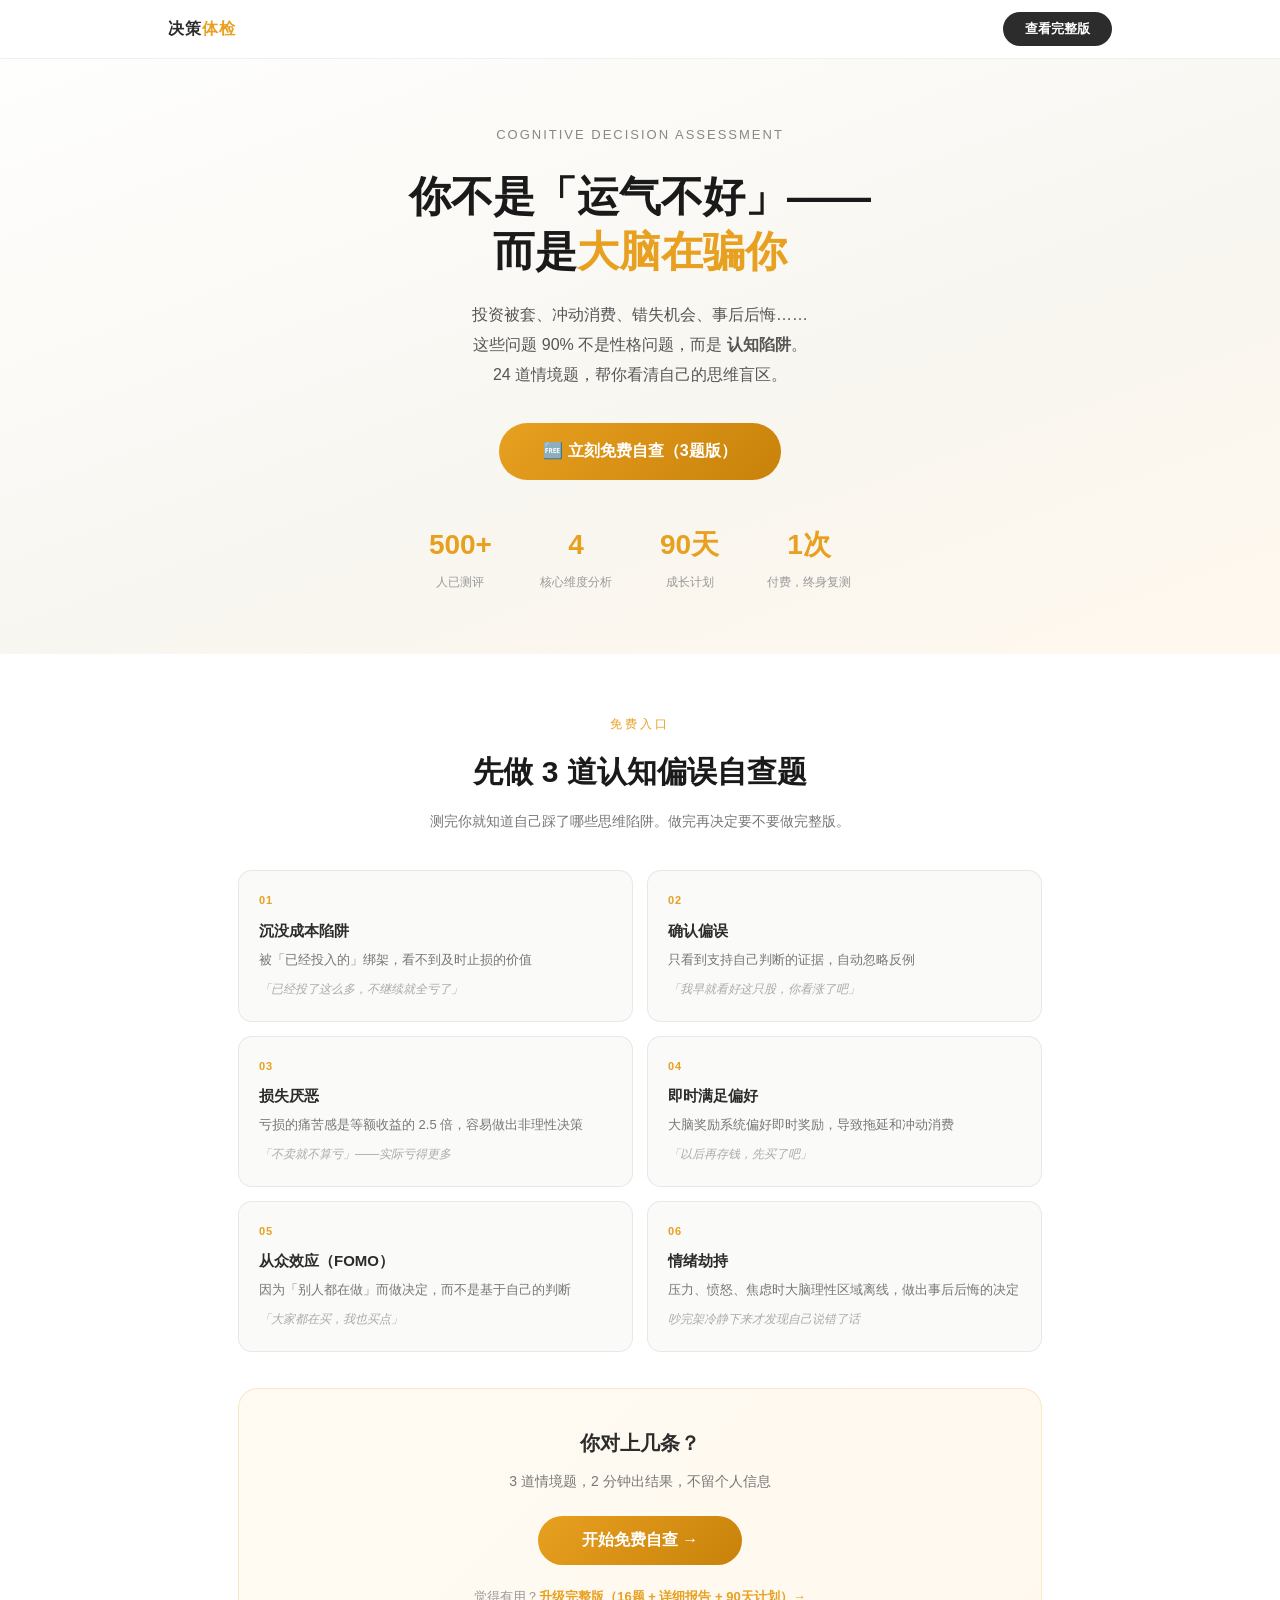
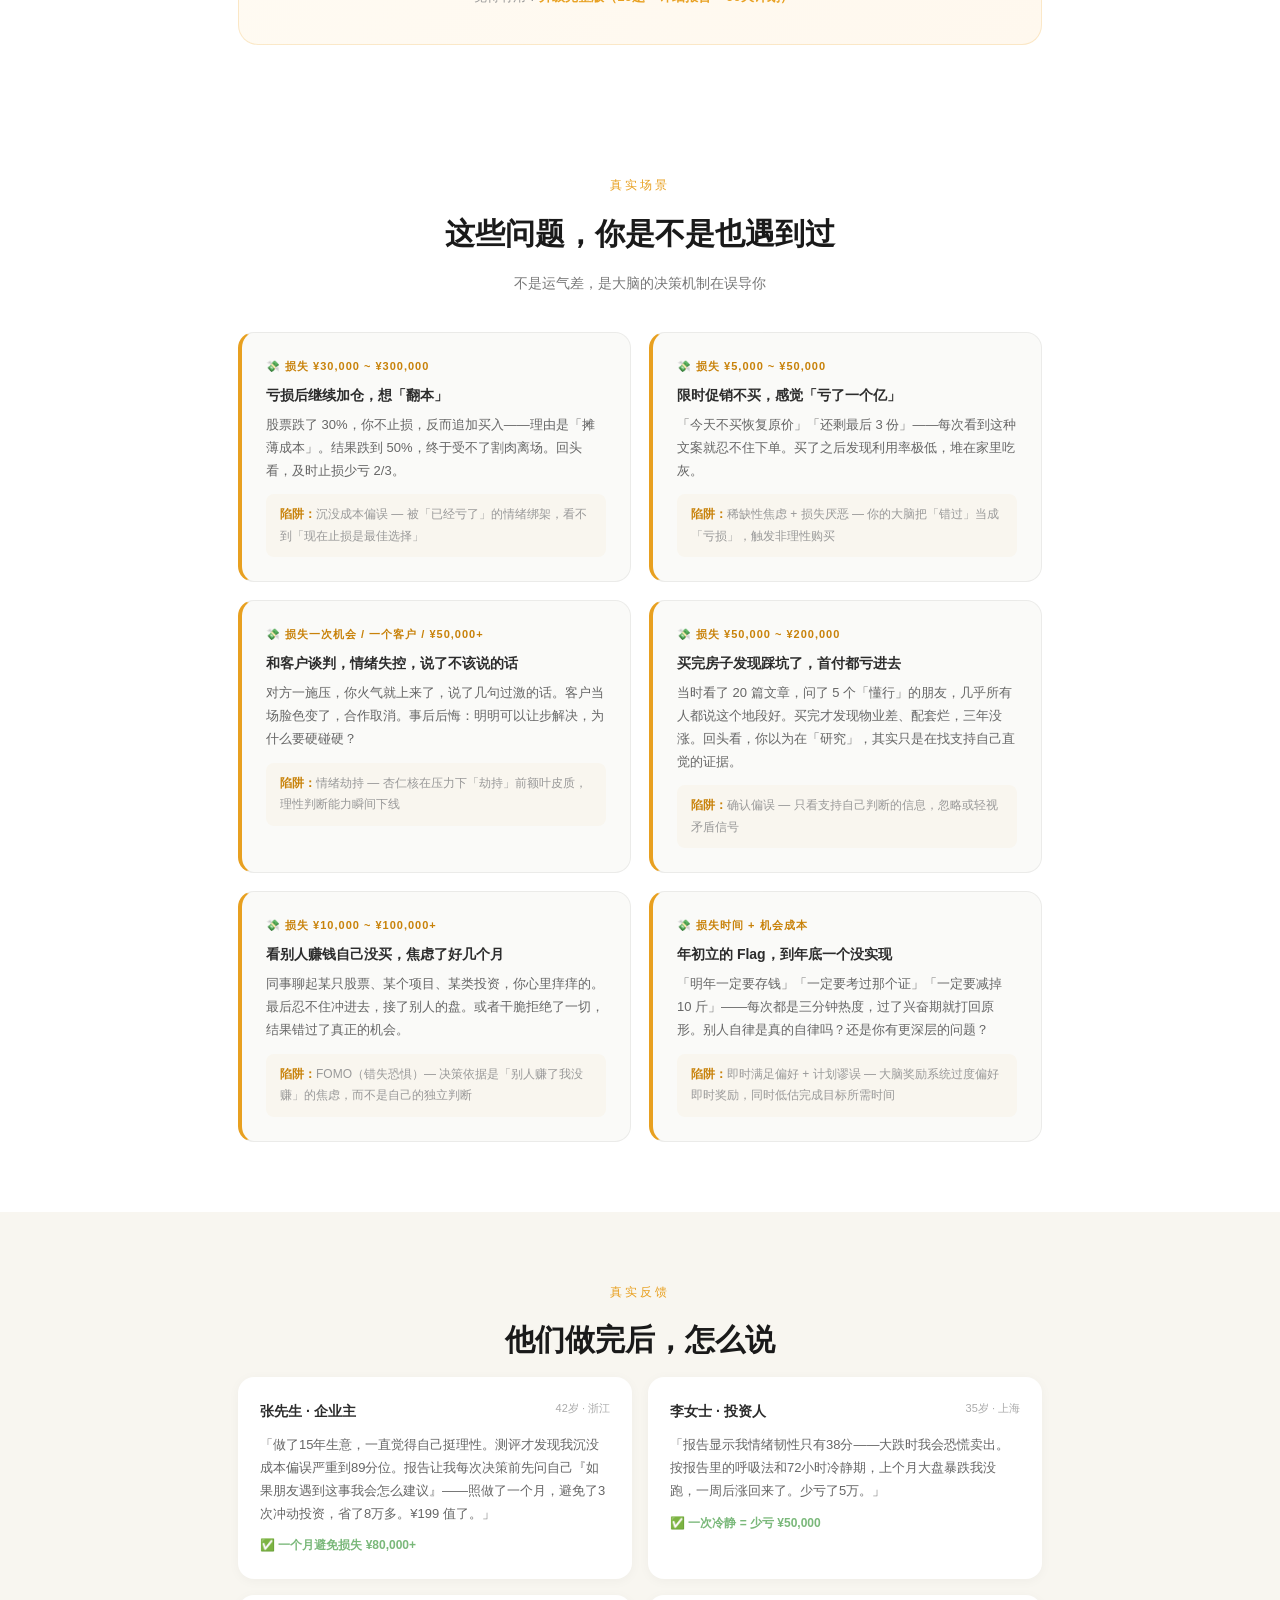
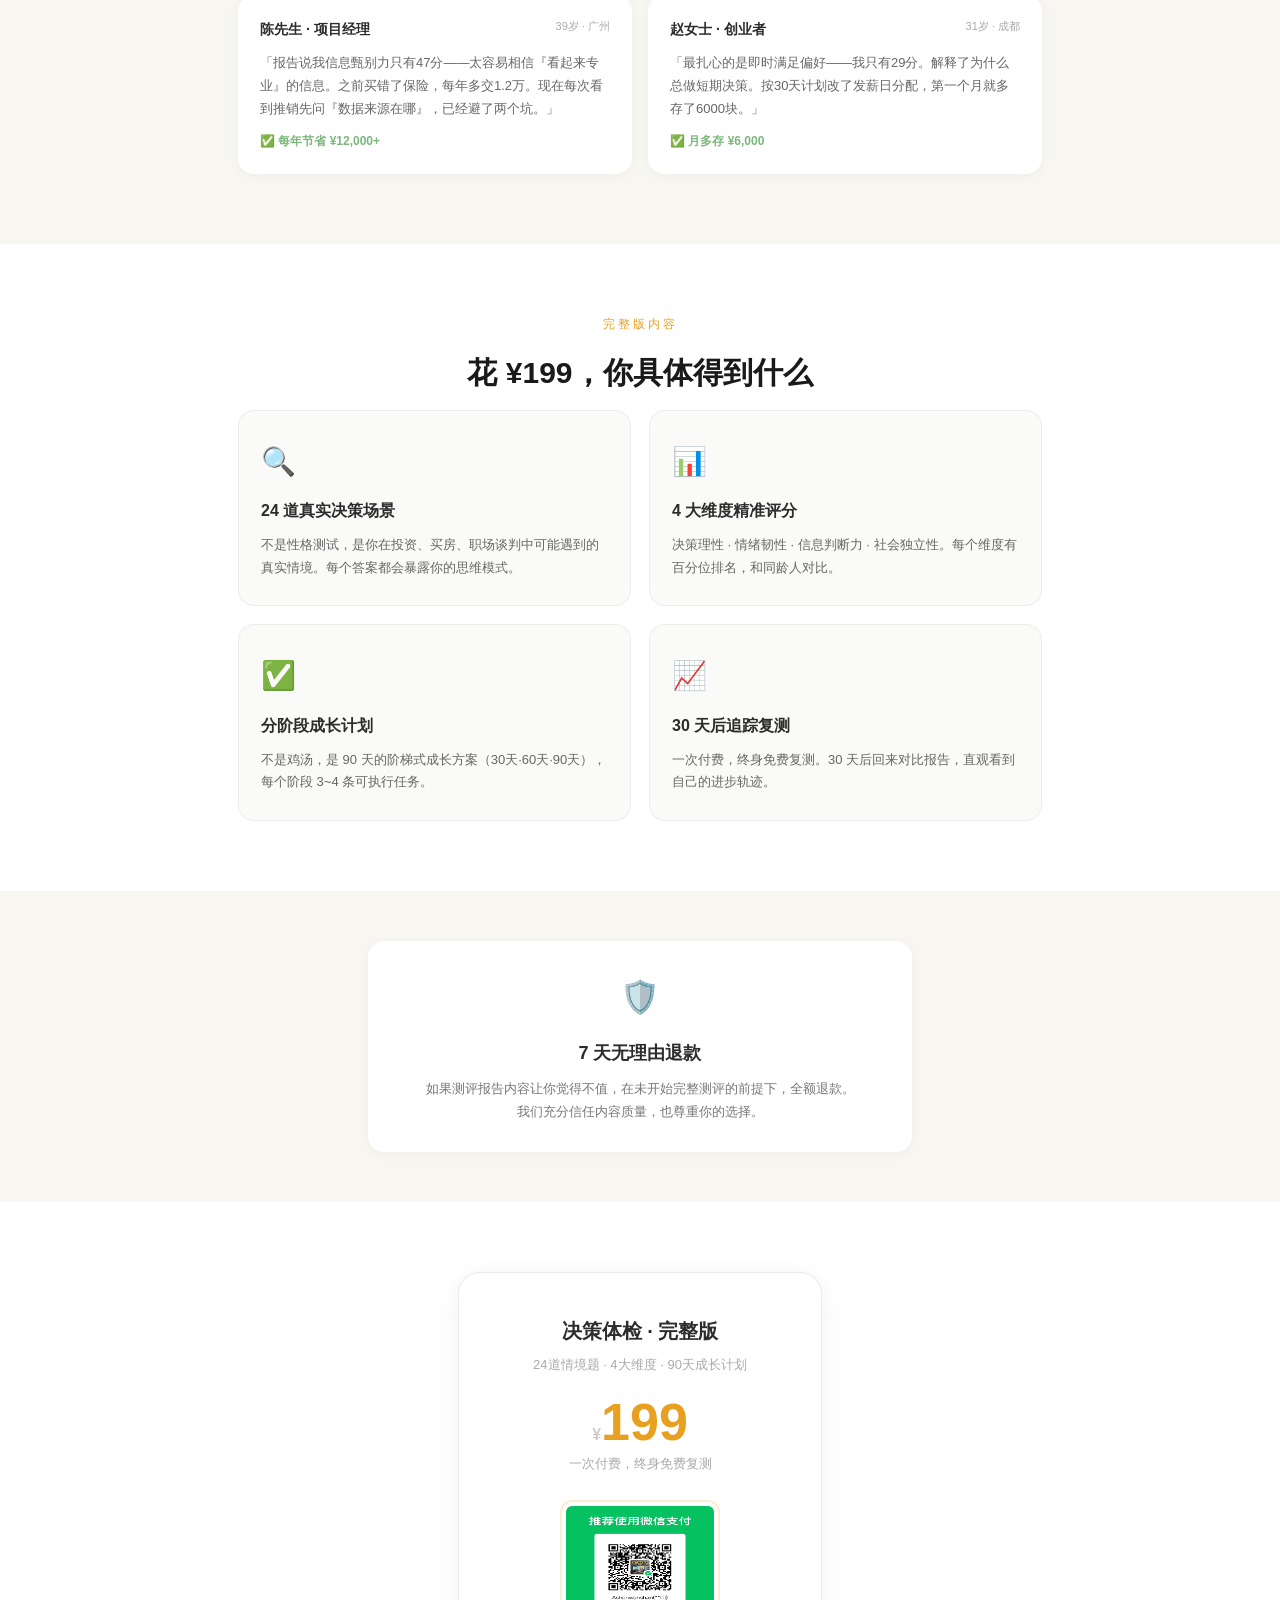
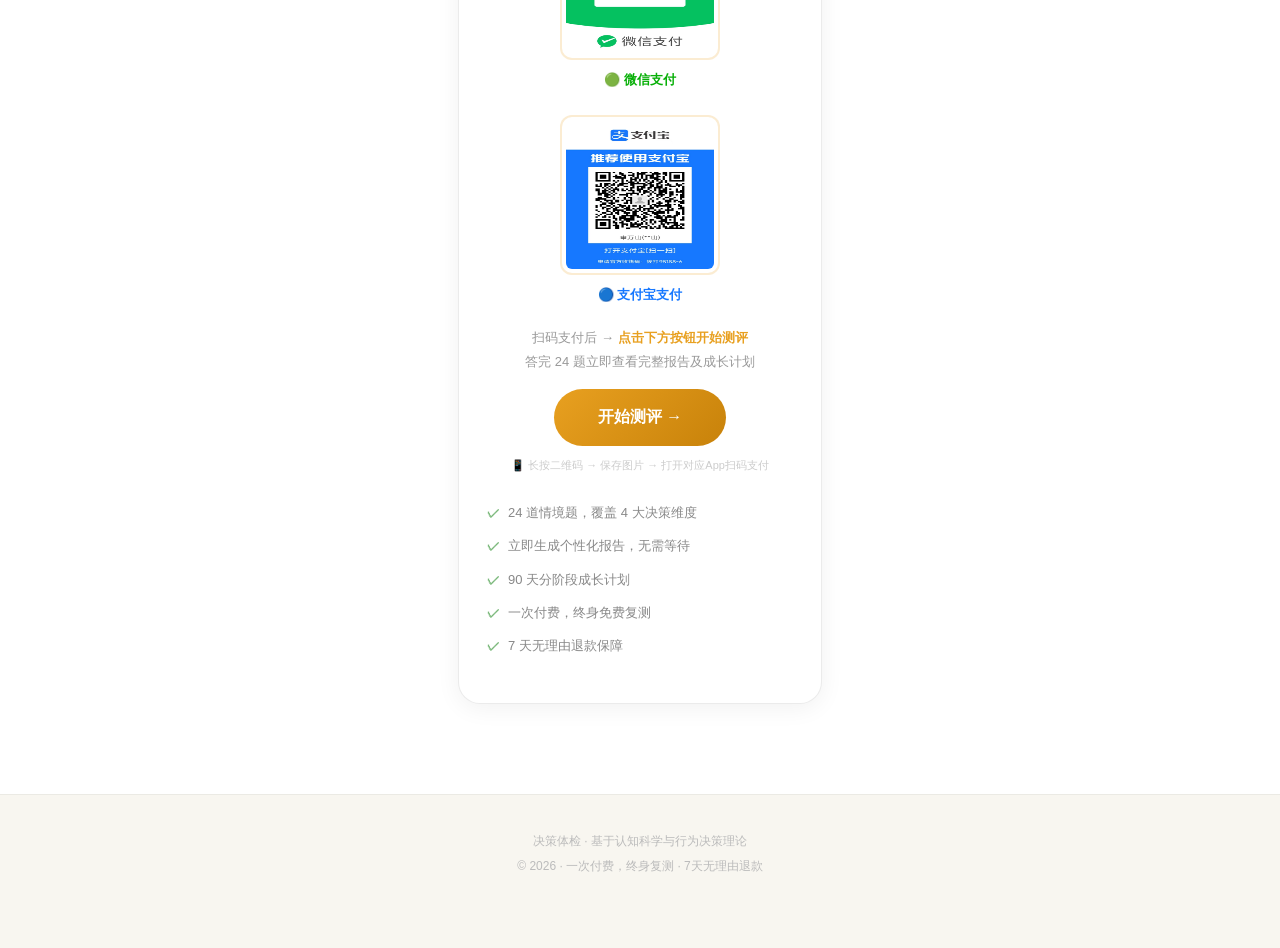
<file: index.html>
<!DOCTYPE html>
<html lang="zh-CN">
<head>
  <meta charset="UTF-8">
  <meta name="viewport" content="width=device-width, initial-scale=1.0">
  <title>决策体检 · 看清你大脑里的思维陷阱</title>
  <style>
    * { margin: 0; padding: 0; box-sizing: border-box; }
    body {
      font-family: -apple-system, "PingFang SC", "Microsoft YaHei", sans-serif;
      background: #f8f6f0;
      color: #2c2c2c;
      line-height: 1.8;
      overflow-x: hidden;
    }
    ::selection { background: #e8a020; color: #fff; }

    a { text-decoration: none; }

    /* ── Nav ── */
    nav {
      position: fixed; top: 0; left: 0; right: 0; z-index: 100;
      background: rgba(255,255,255,0.95);
      backdrop-filter: blur(12px);
      border-bottom: 1px solid rgba(0,0,0,0.06);
      padding: 12px 0;
    }
    nav .container { display: flex; justify-content: space-between; align-items: center; max-width: 1000px; margin: 0 auto; padding: 0 28px; }
    .logo { font-size: 16px; font-weight: 700; color: #2c2c2c; letter-spacing: 1px; }
    .logo .logo-accent { color: #e8a020; }
    .nav-cta {
      background: #2c2c2c; color: #fff; border: none;
      padding: 8px 22px; border-radius: 25px;
      font-size: 13px; font-weight: 600; cursor: pointer;
    }
    .nav-cta:hover { background: #e8a020; }

    /* ── Hero ── */
    .hero {
      padding: 120px 0 60px;
      background: linear-gradient(160deg, #fff 0%, #f8f6f0 60%, #fff8ee 100%);
    }
    .hero .container { max-width: 860px; margin: 0 auto; padding: 0 28px; text-align: center; }
    .hero-eyebrow {
      display: inline-block;
      font-size: 13px; color: #888; letter-spacing: 2px;
      margin-bottom: 24px;
    }
    .hero h1 {
      font-size: clamp(26px, 5vw, 42px);
      font-weight: 800; line-height: 1.3;
      color: #1a1a1a;
      margin-bottom: 20px;
    }
    .hero h1 .hl { color: #e8a020; }
    .hero h1 .hl-dark { color: #c8820a; }
    .hero .sub {
      font-size: 16px; color: #555;
      max-width: 560px; margin: 0 auto 32px;
      line-height: 1.9;
    }

    .hero-stats {
      display: flex; justify-content: center; gap: 48px;
      margin-top: 40px; flex-wrap: wrap;
    }
    .hs-item { text-align: center; }
    .hs-item .num { font-size: 28px; font-weight: 800; color: #e8a020; }
    .hs-item .lbl { font-size: 12px; color: #999; margin-top: 2px; }

    /* ── Free Self-Test Section ── */
    .free-section {
      padding: 60px 0;
      background: #fff;
    }
    .free-section .container { max-width: 860px; margin: 0 auto; padding: 0 28px; }
    .section-eyebrow {
      text-align: center; font-size: 12px;
      color: #e8a020; letter-spacing: 3px;
      text-transform: uppercase; margin-bottom: 10px;
    }
    .section-title {
      text-align: center;
      font-size: clamp(22px, 3.5vw, 30px);
      font-weight: 700; color: #1a1a1a;
      margin-bottom: 10px;
    }
    .section-sub {
      text-align: center; font-size: 14px;
      color: #777; margin-bottom: 36px;
    }

    .bias-grid {
      display: grid;
      grid-template-columns: 1fr 1fr;
      gap: 14px;
      margin-bottom: 36px;
    }
    @media(max-width:600px){ .bias-grid{grid-template-columns:1fr;} }
    .bias-card {
      background: #fafaf8;
      border: 1px solid rgba(0,0,0,0.07);
      border-radius: 14px; padding: 20px;
      transition: all .25s; cursor: pointer;
      position: relative;
    }
    .bias-card:hover {
      border-color: rgba(232,160,32,0.3);
      background: #fffbf3;
      transform: translateY(-2px);
      box-shadow: 0 4px 20px rgba(0,0,0,0.06);
    }
    .bias-card .b-num {
      font-size: 11px; color: #e8a020;
      font-weight: 700; letter-spacing: 1px; margin-bottom: 6px;
    }
    .bias-card .b-title { font-size: 15px; font-weight: 700; color: #2c2c2c; margin-bottom: 6px; }
    .bias-card .b-desc { font-size: 13px; color: #777; line-height: 1.6; }
    .bias-card .b-example {
      font-size: 12px; color: #aaa;
      margin-top: 8px; font-style: italic;
    }

    .free-cta-area {
      text-align: center;
      padding: 36px;
      background: linear-gradient(135deg, #fffbf3, #fff8ee);
      border: 1px solid rgba(232,160,32,0.2);
      border-radius: 20px;
    }
    .free-cta-area h3 { font-size: 20px; color: #2c2c2c; margin-bottom: 8px; }
    .free-cta-area p { font-size: 14px; color: #777; margin-bottom: 22px; }
    .free-cta-btn {
      display: inline-block;
      background: linear-gradient(135deg, #e8a020, #c8820a);
      color: #fff; padding: 14px 44px;
      border-radius: 30px; font-size: 16px; font-weight: 700;
      cursor: pointer; border: none;
      transition: all .3s;
    }
    .free-cta-btn:hover { transform: translateY(-2px); box-shadow: 0 8px 30px rgba(232,160,32,0.35); }

    .upgrade-prompt {
      margin-top: 20px; font-size: 13px; color: #999;
    }
    .upgrade-prompt a { color: #e8a020; font-weight: 600; }
    .upgrade-prompt a:hover { text-decoration: underline; }

    /* Free Quiz Modal */
    .modal-overlay {
      display: none; position: fixed; inset: 0; z-index: 200;
      background: rgba(0,0,0,0.5);
      backdrop-filter: blur(4px);
      align-items: center; justify-content: center;
      padding: 20px;
    }
    .modal-overlay.active { display: flex; }
    .modal-box {
      background: #fff; border-radius: 20px;
      max-width: 680px; width: 100%; max-height: 90vh;
      overflow-y: auto; padding: 36px 32px;
      position: relative;
    }
    .modal-close {
      position: absolute; top: 16px; right: 20px;
      font-size: 24px; color: #ccc; cursor: pointer;
      background: none; border: none; line-height: 1;
    }
    .modal-close:hover { color: #333; }
    .modal-title {
      font-size: 22px; font-weight: 700; color: #2c2c2c;
      margin-bottom: 6px;
    }
    .modal-sub { font-size: 13px; color: #999; margin-bottom: 28px; }

    .fq-progress { margin-bottom: 24px; }
    .fq-progress-bar {
      height: 4px; background: #f0f0f0; border-radius: 2px; overflow: hidden;
    }
    .fq-progress-fill {
      height: 100%; background: linear-gradient(90deg,#e8a020,#c8820a);
      width: 0%; transition: width .4s;
    }
    .fq-progress-text { font-size: 12px; color: #aaa; margin-top: 6px; text-align: right; }

    .fq-question { display: none; }
    .fq-question.active { display: block; }
    .fq-q-text { font-size: 15px; font-weight: 600; color: #2c2c2c; margin-bottom: 18px; line-height: 1.7; }
    .fq-option {
      display: block; width: 100%; text-align: left;
      background: #fafaf8; border: 1px solid rgba(0,0,0,0.07);
      border-radius: 10px; padding: 13px 16px;
      margin-bottom: 8px; font-size: 14px; color: #444;
      cursor: pointer; transition: all .2s;
    }
    .fq-option:hover { border-color: rgba(232,160,32,0.4); background: #fffbf3; }
    .fq-option.selected { border-color: #e8a020; background: #fffbf3; color: #c8820a; font-weight: 600; }
    .fq-nav { display: flex; gap: 12px; margin-top: 24px; }
    .fq-prev {
      flex: 1; padding: 12px; border-radius: 10px;
      background: #f5f5f5; color: #888; border: none;
      font-size: 14px; cursor: pointer;
    }
    .fq-next {
      flex: 2; padding: 12px; border-radius: 10px;
      background: linear-gradient(135deg,#e8a020,#c8820a);
      color: #fff; border: none; font-size: 14px; font-weight: 600; cursor: pointer;
    }
    .fq-next:disabled { opacity: 0.5; cursor: not-allowed; }

    .fq-result { display: none; text-align: center; }
    .fq-result.active { display: block; }
    .fq-result h3 { font-size: 22px; color: #2c2c2c; margin-bottom: 8px; }
    .fq-result .fq-score { font-size: 52px; font-weight: 800; color: #e8a020; margin: 16px 0 4px; }
    .fq-result .fq-score-lbl { font-size: 13px; color: #aaa; letter-spacing: 2px; margin-bottom: 20px; }
    .fq-result .fq-detail { text-align: left; background: #fafaf8; border-radius: 12px; padding: 20px; font-size: 14px; color: #555; line-height: 1.8; }
    .fq-result .fq-tag {
      display: inline-block; background: rgba(232,160,32,0.1);
      border: 1px solid rgba(232,160,32,0.2); color: #c8820a;
      padding: 4px 14px; border-radius: 20px;
      font-size: 12px; font-weight: 600; margin-bottom: 16px;
    }
    .fq-result .fq-upgrade {
      margin-top: 24px; padding: 24px;
      background: linear-gradient(135deg,#fffbf3,#fff8ee);
      border: 1px solid rgba(232,160,32,0.2); border-radius: 14px;
    }
    .fq-result .fq-upgrade h4 { font-size: 16px; color: #2c2c2c; margin-bottom: 8px; }
    .fq-result .fq-upgrade p { font-size: 13px; color: #777; margin-bottom: 14px; }
    .fq-result .fq-upgrade-btn {
      display: inline-block; background: linear-gradient(135deg,#e8a020,#c8820a);
      color: #fff; padding: 12px 36px; border-radius: 25px;
      font-size: 15px; font-weight: 700;
    }
    .fq-result .fq-no-thx {
      display: block; margin-top: 12px; font-size: 12px; color: #bbb;
      cursor: pointer;
    }
    .fq-result .fq-no-thx:hover { color: #999; }

    /* ── Pain Section ── */
    .pain-section { padding: 70px 0; background: #fff; }
    .pain-section .container { max-width: 860px; margin: 0 auto; padding: 0 28px; }

    .pain-full-grid {
      display: grid;
      grid-template-columns: 1fr 1fr;
      gap: 18px;
    }
    @media(max-width:600px){ .pain-full-grid{grid-template-columns:1fr;} }
    .pain-item {
      background: #fafaf8;
      border: 1px solid rgba(0,0,0,0.06);
      border-radius: 16px; padding: 24px;
      border-left: 4px solid #e8a020;
    }
    .pain-item .pi-loss {
      font-size: 11px; font-weight: 700; color: #c8820a;
      letter-spacing: 1px; margin-bottom: 8px;
    }
    .pain-item .pi-scene {
      font-size: 14px; font-weight: 700; color: #2c2c2c;
      margin-bottom: 8px; line-height: 1.5;
    }
    .pain-item .pi-detail {
      font-size: 13px; color: #666; line-height: 1.75;
      margin-bottom: 12px;
    }
    .pain-item .pi-trap {
      font-size: 12px; color: #999;
      padding: 10px 14px; background: rgba(232,160,32,0.04);
      border-radius: 8px;
    }
    .pain-item .pi-trap strong { color: #c8820a; }

    /* ── Testimonials ── */
    .testimonial-section { padding: 70px 0; background: #f8f6f0; }
    .testimonial-section .container { max-width: 860px; margin: 0 auto; padding: 0 28px; }
    .testi-grid {
      display: grid; grid-template-columns: 1fr 1fr; gap: 16px;
    }
    @media(max-width:600px){ .testi-grid{grid-template-columns:1fr;} }
    .testi-card {
      background: #fff; border-radius: 16px;
      padding: 22px; box-shadow: 0 2px 12px rgba(0,0,0,0.04);
    }
    .testi-card .tc-header { display: flex; justify-content: space-between; margin-bottom: 10px; }
    .testi-card .tc-name { font-size: 14px; font-weight: 600; color: #2c2c2c; }
    .testi-card .tc-who { font-size: 11px; color: #aaa; }
    .testi-card .tc-text { font-size: 13px; color: #666; line-height: 1.75; }
    .testi-card .tc-result { font-size: 12px; color: #7ab87a; font-weight: 600; margin-top: 10px; }

    /* ── What You Get ── */
    .get-section { padding: 70px 0; background: #fff; }
    .get-section .container { max-width: 860px; margin: 0 auto; padding: 0 28px; }
    .get-grid {
      display: grid; grid-template-columns: 1fr 1fr; gap: 18px;
    }
    @media(max-width:600px){ .get-grid{grid-template-columns:1fr;} }
    .get-card {
      background: #fafaf8; border-radius: 16px;
      padding: 26px 22px;
      border: 1px solid rgba(0,0,0,0.05);
    }
    .get-card .gc-icon { font-size: 28px; margin-bottom: 10px; }
    .get-card h3 { font-size: 16px; font-weight: 700; color: #2c2c2c; margin-bottom: 8px; }
    .get-card p { font-size: 13px; color: #666; line-height: 1.75; }

    /* ── Guarantee ── */
    .guarantee { padding: 50px 0; background: #f8f6f0; }
    .guarantee .container { max-width: 600px; margin: 0 auto; padding: 0 28px; }
    .g-box {
      background: #fff; border-radius: 16px; padding: 28px;
      text-align: center;
      box-shadow: 0 2px 12px rgba(0,0,0,0.04);
    }
    .g-box .g-icon { font-size: 32px; margin-bottom: 10px; }
    .g-box h3 { font-size: 18px; font-weight: 700; color: #2c2c2c; margin-bottom: 8px; }
    .g-box p { font-size: 13px; color: #777; line-height: 1.8; }

    /* ── Payment ── */
    .payment-section { padding: 70px 0 90px; background: #fff; }
    .payment-section .container { max-width: 420px; margin: 0 auto; padding: 0 28px; }
    .pay-card {
      background: #fff;
      border: 1px solid rgba(0,0,0,0.08);
      border-radius: 22px; padding: 40px 28px;
      text-align: center;
      box-shadow: 0 4px 24px rgba(0,0,0,0.06);
    }
    .pay-card h3 { font-size: 20px; font-weight: 700; color: #2c2c2c; margin-bottom: 4px; }
    .pay-card .pay-sub { font-size: 13px; color: #aaa; margin-bottom: 20px; }
    .pay-card .pay-price { font-size: 52px; font-weight: 900; color: #e8a020; line-height: 1; margin-bottom: 4px; }
    .pay-card .pay-unit { font-size: 16px; color: #ccc; }
    .pay-card .pay-desc { font-size: 13px; color: #aaa; margin-bottom: 24px; }
    .qr-container { display: flex; justify-content: center; gap: 24px; margin-bottom: 20px; flex-wrap: wrap; }
    .qr-item { text-align: center; }
    .qr-item img { width: 160px; height: 160px; border-radius: 12px; border: 2px solid rgba(232,160,32,0.2); padding: 4px; background: #fff; display: block; }
    .qr-item .qr-label { font-size: 13px; font-weight: 600; margin-top: 8px; color: #2c2c2c; }
    .qr-item.wechat .qr-label { color: #07af07; }
    .qr-item.alipay .qr-label { color: #1677ff; }
    .pay-tip { font-size: 13px; color: #999; line-height: 1.8; margin-bottom: 16px; }
    .pay-tip strong { color: #e8a020; }
    .pay-btn {
      display: inline-block;
      background: linear-gradient(135deg,#e8a020,#c8820a);
      color: #fff; padding: 14px 44px;
      border-radius: 30px; font-size: 16px; font-weight: 700;
      margin-bottom: 10px;
    }
    .pay-note { font-size: 11px; color: #ccc; }
    .pay-features { margin-top: 20px; text-align: left; }
    .pay-features li { font-size: 13px; color: #888; list-style: none; padding: 5px 0; display: flex; align-items: center; gap: 8px; }
    .pay-features li::before { content: '✓'; color: #7ab87a; font-weight: 700; }

    /* ── Sticky ── */
    .sticky-bar {
      position: fixed; bottom: 0; left: 0; right: 0; z-index: 100;
      background: rgba(255,255,255,0.97);
      backdrop-filter: blur(12px);
      border-top: 1px solid rgba(0,0,0,0.08);
      padding: 12px 24px;
      display: none; align-items: center; justify-content: space-between;
    }
    @media(max-width:600px){ .sticky-bar{display:flex;} }
    .sticky-bar .sb-left { font-size: 13px; color: #666; }
    .sticky-bar .sb-price { font-size: 20px; font-weight: 800; color: #e8a020; }
    .sticky-bar .sb-btn {
      background: linear-gradient(135deg,#e8a020,#c8820a);
      color: #fff; border: none; padding: 10px 28px;
      border-radius: 25px; font-size: 14px; font-weight: 700;
      cursor: pointer;
    }

    /* ── Footer ── */
    footer { text-align: center; padding: 36px 0 70px; color: #bbb; font-size: 12px; border-top: 1px solid rgba(0,0,0,0.05); }
  </style>
</head>
<body>

<!-- Nav -->
<nav>
  <div class="container">
    <div class="logo">决策<span class="logo-accent">体检</span></div>
    <button class="nav-cta" onclick="document.getElementById('payment').scrollIntoView({behavior:'smooth'})">查看完整版</button>
  </div>
</nav>

<!-- Hero -->
<section class="hero">
  <div class="container">
    <div class="hero-eyebrow">COGNITIVE DECISION ASSESSMENT</div>
    <h1>
      你不是「运气不好」——<br>
      而是<span class="hl">大脑在骗你</span>
    </h1>
    <p class="sub">
      投资被套、冲动消费、错失机会、事后后悔……<br>
      这些问题 90% 不是性格问题，而是 <strong>认知陷阱</strong>。<br>
      24 道情境题，帮你看清自己的思维盲区。
    </p>
    <a class="free-cta-btn" href="javascript:void(0)" onclick="openFreeModal()">🆓 立刻免费自查（3题版）</a>
    <div class="hero-stats">
      <div class="hs-item"><div class="num">500+</div><div class="lbl">人已测评</div></div>
      <div class="hs-item"><div class="num">4</div><div class="lbl">核心维度分析</div></div>
      <div class="hs-item"><div class="num">90天</div><div class="lbl">成长计划</div></div>
      <div class="hs-item"><div class="num">1次</div><div class="lbl">付费，终身复测</div></div>
    </div>
  </div>
</section>

<!-- Free Self-Test -->
<section class="free-section" id="free-test">
  <div class="container">
    <div class="section-eyebrow">免费入口</div>
    <h2 class="section-title">先做 3 道认知偏误自查题</h2>
    <p class="section-sub">测完你就知道自己踩了哪些思维陷阱。做完再决定要不要做完整版。</p>

    <div class="bias-grid">
      <div class="bias-card">
        <div class="b-num">01</div>
        <div class="b-title">沉没成本陷阱</div>
        <div class="b-desc">被「已经投入的」绑架，看不到及时止损的价值</div>
        <div class="b-example">「已经投了这么多，不继续就全亏了」</div>
      </div>
      <div class="bias-card">
        <div class="b-num">02</div>
        <div class="b-title">确认偏误</div>
        <div class="b-desc">只看到支持自己判断的证据，自动忽略反例</div>
        <div class="b-example">「我早就看好这只股，你看涨了吧」</div>
      </div>
      <div class="bias-card">
        <div class="b-num">03</div>
        <div class="b-title">损失厌恶</div>
        <div class="b-desc">亏损的痛苦感是等额收益的 2.5 倍，容易做出非理性决策</div>
        <div class="b-example">「不卖就不算亏」——实际亏得更多</div>
      </div>
      <div class="bias-card">
        <div class="b-num">04</div>
        <div class="b-title">即时满足偏好</div>
        <div class="b-desc">大脑奖励系统偏好即时奖励，导致拖延和冲动消费</div>
        <div class="b-example">「以后再存钱，先买了吧」</div>
      </div>
      <div class="bias-card">
        <div class="b-num">05</div>
        <div class="b-title">从众效应（FOMO）</div>
        <div class="b-desc">因为「别人都在做」而做决定，而不是基于自己的判断</div>
        <div class="b-example">「大家都在买，我也买点」</div>
      </div>
      <div class="bias-card">
        <div class="b-num">06</div>
        <div class="b-title">情绪劫持</div>
        <div class="b-desc">压力、愤怒、焦虑时大脑理性区域离线，做出事后后悔的决定</div>
        <div class="b-example">吵完架冷静下来才发现自己说错了话</div>
      </div>
    </div>

    <div class="free-cta-area">
      <h3>你对上几条？</h3>
      <p>3 道情境题，2 分钟出结果，不留个人信息</p>
      <button class="free-cta-btn" onclick="openFreeModal()">开始免费自查 →</button>
      <div class="upgrade-prompt">
        觉得有用？<a href="#payment">升级完整版（16题 + 详细报告 + 90天计划）→</a>
      </div>
    </div>
  </div>
</section>

<!-- Free Test Modal -->
<div class="modal-overlay" id="freeModal">
  <div class="modal-box">
    <button class="modal-close" onclick="closeFreeModal()">×</button>
    <div class="modal-title">🆓 认知偏误免费自查</div>
    <div class="modal-sub">3 道情境题，快速定位你的思维盲区</div>

    <div class="fq-progress">
      <div class="fq-progress-bar"><div class="fq-progress-fill" id="fqFill"></div></div>
      <div class="fq-progress-text" id="fqProgressText">第 1 / 3 题</div>
    </div>

    <!-- Q1 -->
    <div class="fq-question active" data-q="1">
      <div class="fq-q-text">你买了一件 ¥3,000 的健身年卡，只去了 3 次。现在有更好的健身房开业，年卡能转让但要亏 ¥1,000。你的选择是：</div>
      <label class="fq-option" onclick="fqSelect(1,'A',this)">A. 不转让，继续去原来的健身房，就当督促自己</label>
      <label class="fq-option" onclick="fqSelect(1,'B',this)">B. 亏 ¥1,000 转让，去新的</label>
      <label class="fq-option" onclick="fqSelect(1,'C',this)">C. 先打听有没有人愿意原价接手</label>
      <label class="fq-option" onclick="fqSelect(1,'D',this)">D. 无所谓，反正已经买了</label>
      <div class="fq-nav">
        <button class="fq-prev" style="visibility:hidden;">上一题</button>
        <button class="fq-next" onclick="fqNext()" disabled>下一题</button>
      </div>
    </div>

    <!-- Q2 -->
    <div class="fq-question" data-q="2">
      <div class="fq-q-text">你听到两种说法：A 说「我亲戚吃了这个药，病好了」，B 说「临床试验显示有效率 30%」。你会更相信哪个？</div>
      <label class="fq-option" onclick="fqSelect(2,'A',this)">A. 亲戚的亲身经历更有说服力</label>
      <label class="fq-option" onclick="fqSelect(2,'B',this)">B. 临床试验数据更可靠</label>
      <label class="fq-option" onclick="fqSelect(2,'C',this)">C. 两个都信，结合起来判断</label>
      <label class="fq-option" onclick="fqSelect(2,'D',this)">D. 看哪个更符合我的直觉</label>
      <div class="fq-nav">
        <button class="fq-prev" onclick="fqPrev()">上一题</button>
        <button class="fq-next" onclick="fqNext()" disabled>下一题</button>
      </div>
    </div>

    <!-- Q3 -->
    <div class="fq-question" data-q="3">
      <div class="fq-q-text">你身边 80% 的同事都在讨论一只股票，说赚了不少。你的第一反应是：</div>
      <label class="fq-option" onclick="fqSelect(3,'A',this)">A. 也想买，不能错过这个机会</label>
      <label class="fq-option" onclick="fqSelect(3,'B',this)">B. 先研究一下这家公司再决定</label>
      <label class="fq-option" onclick="fqSelect(3,'C',this)">C. 看看就好，不跟风</label>
      <label class="fq-option" onclick="fqSelect(3,'D',this)">D. 有点焦虑，但不会冲动</label>
      <div class="fq-nav">
        <button class="fq-prev" onclick="fqPrev()">上一题</button>
        <button class="fq-next" onclick="fqShowResult()" disabled>查看结果 →</button>
      </div>
    </div>

    <!-- Result -->
    <div class="fq-result" id="fqResult">
      <span class="fq-tag">认知偏误自查结果</span>
      <h3 id="fqResultTitle">你的思维模式分析</h3>
      <div class="fq-score" id="fqScore">--</div>
      <div class="fq-score-lbl">认知盲区指数</div>
      <div class="fq-detail" id="fqDetail"></div>
      <div class="fq-upgrade">
        <h4>📋 想深入了解自己的盲区？</h4>
        <p>完整版测评包含 24 道情境题，覆盖 4 大维度，<br>提供详细的个人报告和 90 天成长计划。</p>
        <a class="fq-upgrade-btn" href="#payment" onclick="closeFreeModal()">查看完整版 →</a>
        <a class="fq-no-thx" href="javascript:void(0)" onclick="closeFreeModal()">不了，谢谢</a>
      </div>
    </div>
  </div>
</div>

<!-- Pain Section -->
<section class="pain-section" id="pain">
  <div class="container">
    <div class="section-eyebrow">真实场景</div>
    <h2 class="section-title">这些问题，你是不是也遇到过</h2>
    <p class="section-sub">不是运气差，是大脑的决策机制在误导你</p>

    <div class="pain-full-grid">
      <div class="pain-item">
        <div class="pi-loss">💸 损失 ¥30,000 ~ ¥300,000</div>
        <div class="pi-scene">亏损后继续加仓，想「翻本」</div>
        <div class="pi-detail">
          股票跌了 30%，你不止损，反而追加买入——理由是「摊薄成本」。结果跌到 50%，终于受不了割肉离场。回头看，及时止损少亏 2/3。
        </div>
        <div class="pi-trap"><strong>陷阱：</strong>沉没成本偏误 — 被「已经亏了」的情绪绑架，看不到「现在止损是最佳选择」</div>
      </div>

      <div class="pain-item">
        <div class="pi-loss">💸 损失 ¥5,000 ~ ¥50,000</div>
        <div class="pi-scene">限时促销不买，感觉「亏了一个亿」</div>
        <div class="pi-detail">
          「今天不买恢复原价」「还剩最后 3 份」——每次看到这种文案就忍不住下单。买了之后发现利用率极低，堆在家里吃灰。
        </div>
        <div class="pi-trap"><strong>陷阱：</strong>稀缺性焦虑 + 损失厌恶 — 你的大脑把「错过」当成「亏损」，触发非理性购买</div>
      </div>

      <div class="pain-item">
        <div class="pi-loss">💸 损失一次机会 / 一个客户 / ¥50,000+</div>
        <div class="pi-scene">和客户谈判，情绪失控，说了不该说的话</div>
        <div class="pi-detail">
          对方一施压，你火气就上来了，说了几句过激的话。客户当场脸色变了，合作取消。事后后悔：明明可以让步解决，为什么要硬碰硬？
        </div>
        <div class="pi-trap"><strong>陷阱：</strong>情绪劫持 — 杏仁核在压力下「劫持」前额叶皮质，理性判断能力瞬间下线</div>
      </div>

      <div class="pain-item">
        <div class="pi-loss">💸 损失 ¥50,000 ~ ¥200,000</div>
        <div class="pi-scene">买完房子发现踩坑了，首付都亏进去</div>
        <div class="pi-detail">
          当时看了 20 篇文章，问了 5 个「懂行」的朋友，几乎所有人都说这个地段好。买完才发现物业差、配套烂，三年没涨。回头看，你以为在「研究」，其实只是在找支持自己直觉的证据。
        </div>
        <div class="pi-trap"><strong>陷阱：</strong>确认偏误 — 只看支持自己判断的信息，忽略或轻视矛盾信号</div>
      </div>

      <div class="pain-item">
        <div class="pi-loss">💸 损失 ¥10,000 ~ ¥100,000+</div>
        <div class="pi-scene">看别人赚钱自己没买，焦虑了好几个月</div>
        <div class="pi-detail">
          同事聊起某只股票、某个项目、某类投资，你心里痒痒的。最后忍不住冲进去，接了别人的盘。或者干脆拒绝了一切，结果错过了真正的机会。
        </div>
        <div class="pi-trap"><strong>陷阱：</strong>FOMO（错失恐惧）— 决策依据是「别人赚了我没赚」的焦虑，而不是自己的独立判断</div>
      </div>

      <div class="pain-item">
        <div class="pi-loss">💸 损失时间 + 机会成本</div>
        <div class="pi-scene">年初立的 Flag，到年底一个没实现</div>
        <div class="pi-detail">
          「明年一定要存钱」「一定要考过那个证」「一定要减掉 10 斤」——每次都是三分钟热度，过了兴奋期就打回原形。别人自律是真的自律吗？还是你有更深层的问题？
        </div>
        <div class="pi-trap"><strong>陷阱：</strong>即时满足偏好 + 计划谬误 — 大脑奖励系统过度偏好即时奖励，同时低估完成目标所需时间</div>
      </div>
    </div>
  </div>
</section>

<!-- Testimonials -->
<section class="testimonial-section">
  <div class="container">
    <div class="section-eyebrow">真实反馈</div>
    <h2 class="section-title">他们做完后，怎么说</h2>

    <div class="testi-grid">
      <div class="testi-card">
        <div class="tc-header">
          <span class="tc-name">张先生 · 企业主</span>
          <span class="tc-who">42岁 · 浙江</span>
        </div>
        <div class="tc-text">
          「做了15年生意，一直觉得自己挺理性。测评才发现我沉没成本偏误严重到89分位。报告让我每次决策前先问自己『如果朋友遇到这事我会怎么建议』——照做了一个月，避免了3次冲动投资，省了8万多。¥199 值了。」
        </div>
        <div class="tc-result">✅ 一个月避免损失 ¥80,000+</div>
      </div>
      <div class="testi-card">
        <div class="tc-header">
          <span class="tc-name">李女士 · 投资人</span>
          <span class="tc-who">35岁 · 上海</span>
        </div>
        <div class="tc-text">
          「报告显示我情绪韧性只有38分——大跌时我会恐慌卖出。按报告里的呼吸法和72小时冷静期，上个月大盘暴跌我没跑，一周后涨回来了。少亏了5万。」
        </div>
        <div class="tc-result">✅ 一次冷静 = 少亏 ¥50,000</div>
      </div>
      <div class="testi-card">
        <div class="tc-header">
          <span class="tc-name">陈先生 · 项目经理</span>
          <span class="tc-who">39岁 · 广州</span>
        </div>
        <div class="tc-text">
          「报告说我信息甄别力只有47分——太容易相信『看起来专业』的信息。之前买错了保险，每年多交1.2万。现在每次看到推销先问『数据来源在哪』，已经避了两个坑。」
        </div>
        <div class="tc-result">✅ 每年节省 ¥12,000+</div>
      </div>
      <div class="testi-card">
        <div class="tc-header">
          <span class="tc-name">赵女士 · 创业者</span>
          <span class="tc-who">31岁 · 成都</span>
        </div>
        <div class="tc-text">
          「最扎心的是即时满足偏好——我只有29分。解释了为什么总做短期决策。按30天计划改了发薪日分配，第一个月就多存了6000块。」
        </div>
        <div class="tc-result">✅ 月多存 ¥6,000</div>
      </div>
    </div>
  </div>
</section>

<!-- What You Get -->
<section class="get-section" id="report-detail">
  <div class="container">
    <div class="section-eyebrow">完整版内容</div>
    <h2 class="section-title">花 ¥199，你具体得到什么</h2>

    <div class="get-grid">
      <div class="get-card">
        <div class="gc-icon">🔍</div>
        <h3>24 道真实决策场景</h3>
        <p>不是性格测试，是你在投资、买房、职场谈判中可能遇到的真实情境。每个答案都会暴露你的思维模式。</p>
      </div>
      <div class="get-card">
        <div class="gc-icon">📊</div>
        <h3>4 大维度精准评分</h3>
        <p>决策理性 · 情绪韧性 · 信息判断力 · 社会独立性。每个维度有百分位排名，和同龄人对比。</p>
      </div>
      <div class="get-card">
        <div class="gc-icon">✅</div>
        <h3>分阶段成长计划</h3>
        <p>不是鸡汤，是 90 天的阶梯式成长方案（30天·60天·90天），每个阶段 3~4 条可执行任务。</p>
      </div>
      <div class="get-card">
        <div class="gc-icon">📈</div>
        <h3>30 天后追踪复测</h3>
        <p>一次付费，终身免费复测。30 天后回来对比报告，直观看到自己的进步轨迹。</p>
      </div>
    </div>
  </div>
</section>

<!-- Guarantee -->
<section class="guarantee">
  <div class="container">
    <div class="g-box">
      <div class="g-icon">🛡️</div>
      <h3>7 天无理由退款</h3>
      <p>如果测评报告内容让你觉得不值，在未开始完整测评的前提下，全额退款。<br>我们充分信任内容质量，也尊重你的选择。</p>
    </div>
  </div>
</section>

<!-- Payment -->
<section class="payment-section" id="payment">
  <div class="container">
    <div class="pay-card">
      <h3>决策体检 · 完整版</h3>
      <div class="pay-sub">24道情境题 · 4大维度 · 90天成长计划</div>
      <div class="pay-price"><span class="pay-unit">¥</span>199</div>
      <div class="pay-desc">一次付费，终身免费复测</div>

      <div class="qr-container">
        <div class="qr-item wechat">
          <img src="images/wechat-pay.jpg" alt="微信支付">
          <div class="qr-label">🟢 微信支付</div>
        </div>
        <div class="qr-item alipay">
          <img src="images/alipay.jpg" alt="支付宝支付">
          <div class="qr-label">🔵 支付宝支付</div>
        </div>
      </div>

      <div class="pay-tip">
        扫码支付后 → <strong>点击下方按钮开始测评</strong><br>
        答完 24 题立即查看完整报告及成长计划
      </div>
      <a href="quiz.html" class="pay-btn">开始测评 →</a>
      <div class="pay-note">📱 长按二维码 → 保存图片 → 打开对应App扫码支付</div>

      <ul class="pay-features">
        <li>24 道情境题，覆盖 4 大决策维度</li>
        <li>立即生成个性化报告，无需等待</li>
        <li>90 天分阶段成长计划</li>
        <li>一次付费，终身免费复测</li>
        <li>7 天无理由退款保障</li>
      </ul>
    </div>
  </div>
</section>

<!-- Sticky -->
<div class="sticky-bar" id="stickyBar">
  <div class="sb-left">
    <span>决策体检完整版</span><br>
    <span class="sb-price">¥199</span>
  </div>
  <button class="sb-btn" onclick="document.getElementById('payment').scrollIntoView({behavior:'smooth'})">立即测评</button>
</div>

<footer>
  <div class="container">
    <p>决策体检 · 基于认知科学与行为决策理论</p>
    <p style="margin-top:4px;">© 2026 · 一次付费，终身复测 · 7天无理由退款</p>
  </div>
</footer>

<script>
  // ── Free Modal Logic ──
  let fqCurrent = 1;
  const fqTotal = 3;
  const fqAnswers = {};
  const fqData = {
    1: {
      text: '沉没成本',
      scores: { A: 1, B: 3, C: 2, D: 0 },
      detail: '你倾向于被「已经投入的」绑架，难以做到及时止损。这是人类最根深蒂固的认知偏误之一——损失带来的痛苦是等额收益带来快乐的2.5倍，大脑天生厌恶承认失败。'
    },
    2: {
      text: '信息判断',
      scores: { A: 0, B: 3, C: 2, D: 1 },
      detail: '个案的感染力远大于统计数据——这是人类大脑的默认设置。临床数据（30%有效率）才是可靠的判断依据，因为个案的「治好」可能只是巧合，而统计数据反映的是真实规律。'
    },
    3: {
      text: '社会影响 / FOMO',
      scores: { A: 0, B: 3, C: 2, D: 1 },
      detail: '当周围人都在做某件事，你的决策系统会受到严重干扰——要么冲动跟进（FOMO），要么过度保守（错过机会）。真正的高手能在噪声中保持独立判断。'
    }
  };

  function openFreeModal() {
    fqCurrent = 1;
    fqAnswers.length = 0;
    document.getElementById('freeModal').classList.add('active');
    showFqQuestion(1);
    document.body.style.overflow = 'hidden';
  }

  function closeFreeModal() {
    document.getElementById('freeModal').classList.remove('active');
    document.body.style.overflow = '';
  }

  function showFqQuestion(n) {
    document.querySelectorAll('.fq-question').forEach(el => el.classList.remove('active'));
    document.querySelector(`.fq-question[data-q="${n}"]`).classList.add('active');
    document.getElementById('fqFill').style.width = ((n-1)/fqTotal*100) + '%';
    document.getElementById('fqProgressText').textContent = `第 ${n} / ${fqTotal} 题`;
    document.getElementById('fqResult').classList.remove('active');
  }

  function fqSelect(q, val, el) {
    fqAnswers[q] = val;
    el.closest('.fq-question').querySelectorAll('.fq-option').forEach(o => o.classList.remove('selected'));
    el.classList.add('selected');
    el.closest('.fq-question').querySelector('.fq-next').disabled = false;
  }

  function fqNext() {
    if (!fqAnswers[fqCurrent]) return;
    if (fqCurrent < fqTotal) {
      fqCurrent++;
      showFqQuestion(fqCurrent);
    }
  }

  function fqPrev() {
    if (fqCurrent > 1) { fqCurrent--; showFqQuestion(fqCurrent); }
  }

  function fqShowResult() {
    if (!fqAnswers[fqTotal]) return;
    document.querySelectorAll('.fq-question').forEach(el => el.classList.remove('active'));
    document.getElementById('fqFill').style.width = '100%';
    document.getElementById('fqProgressText').textContent = '结果';

    let total = 0;
    for (let i = 1; i <= fqTotal; i++) {
      total += fqData[i].scores[fqAnswers[i]];
    }
    const maxScore = fqTotal * 3;
    const blindIndex = Math.round((1 - total / maxScore) * 100);

    document.getElementById('fqScore').textContent = blindIndex;
    document.getElementById('fqDetail').innerHTML =
      `<strong style="color:#c8820a;">主要盲区：${fqData[1].text}、${fqData[2].text}、${fqData[3].text}</strong><br><br>` +
      fqData[1].detail + '<br><br>' +
      fqData[2].detail + '<br><br>' +
      fqData[3].detail;

    document.getElementById('fqResult').classList.add('active');
  }

  // Close modal on overlay click
  document.getElementById('freeModal').addEventListener('click', function(e) {
    if (e.target === this) closeFreeModal();
  });

  // ── Sticky bar ──
  window.addEventListener('scroll', () => {
    const bar = document.getElementById('stickyBar');
    if (window.innerWidth <= 600 && window.scrollY > 500) {
      bar.style.display = 'flex';
    } else {
      bar.style.display = 'none';
    }
  });

  // ── Smooth scroll ──
  document.querySelectorAll('a[href^="#"]').forEach(a => {
    a.addEventListener('click', e => {
      e.preventDefault();
      const id = a.getAttribute('href').slice(1);
      document.getElementById(id)?.scrollIntoView({behavior: 'smooth'});
    });
  });
</script>
</body>
</html>
</file>
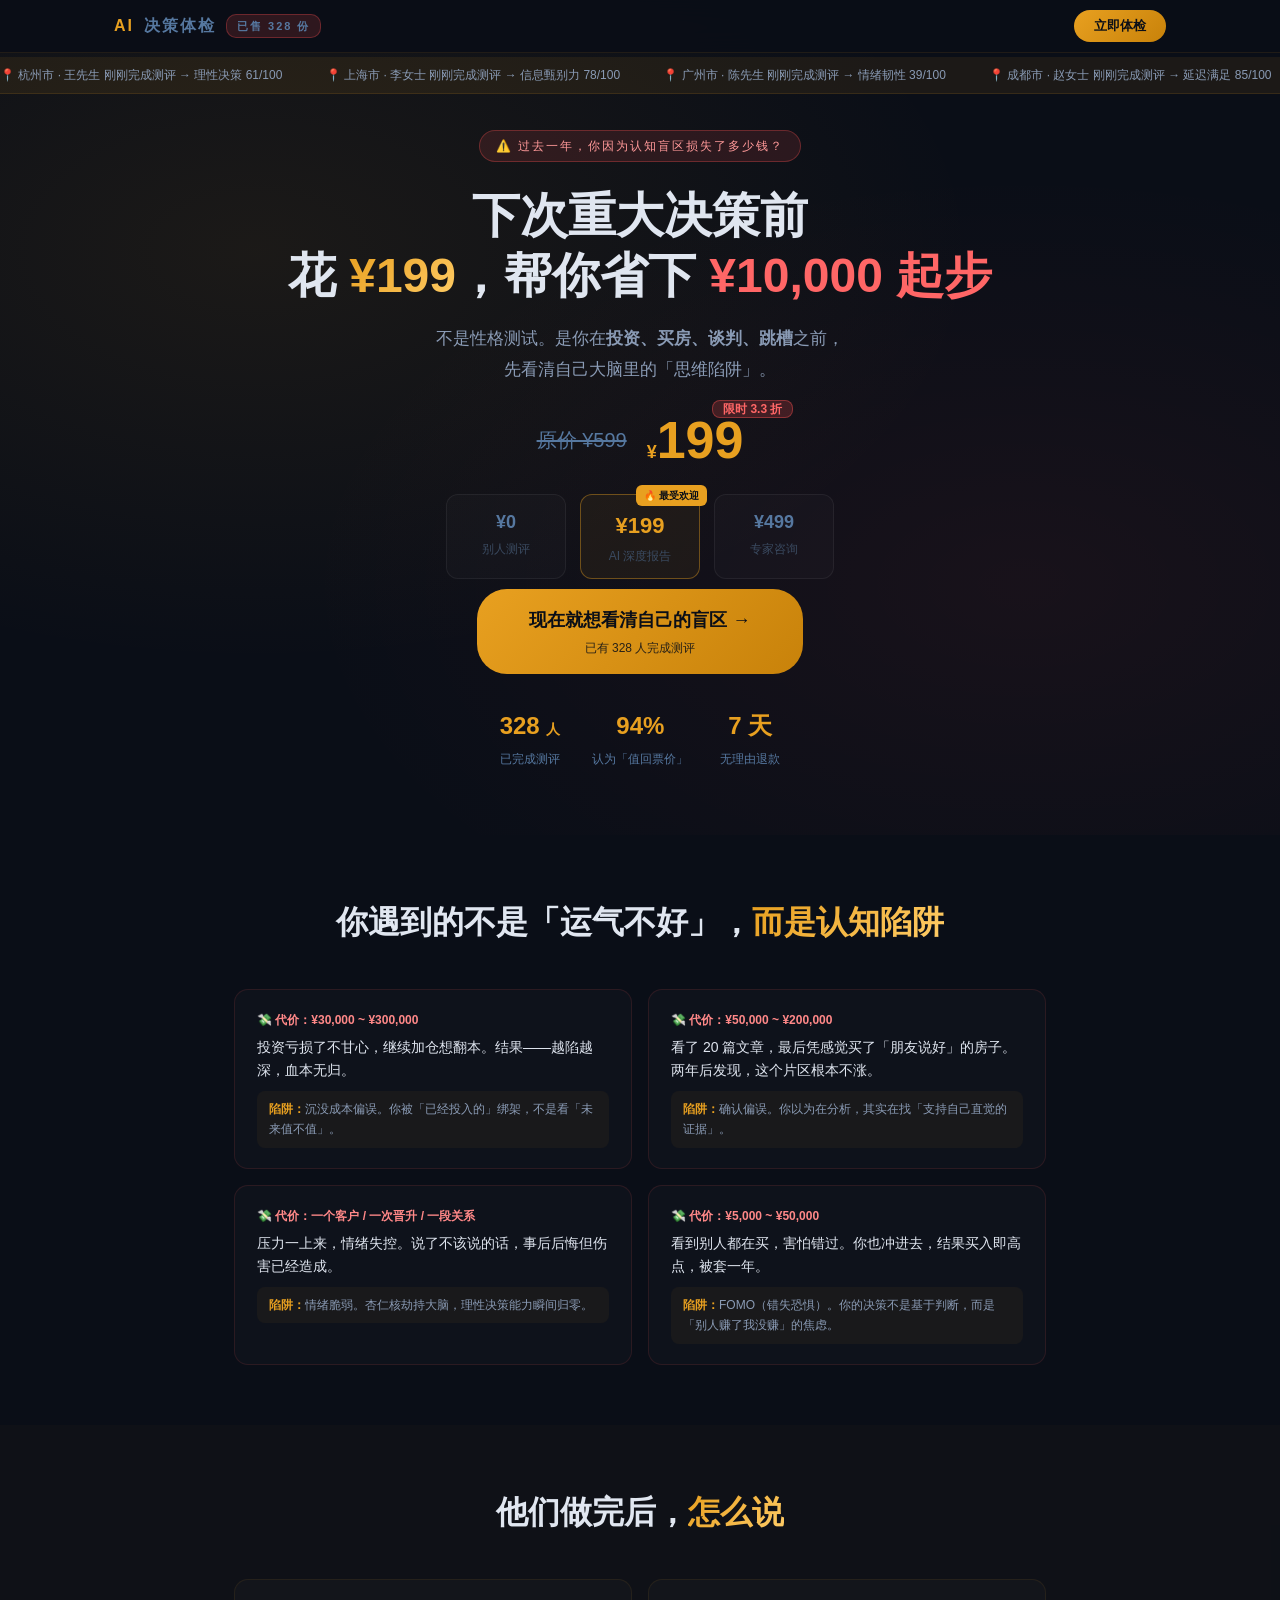
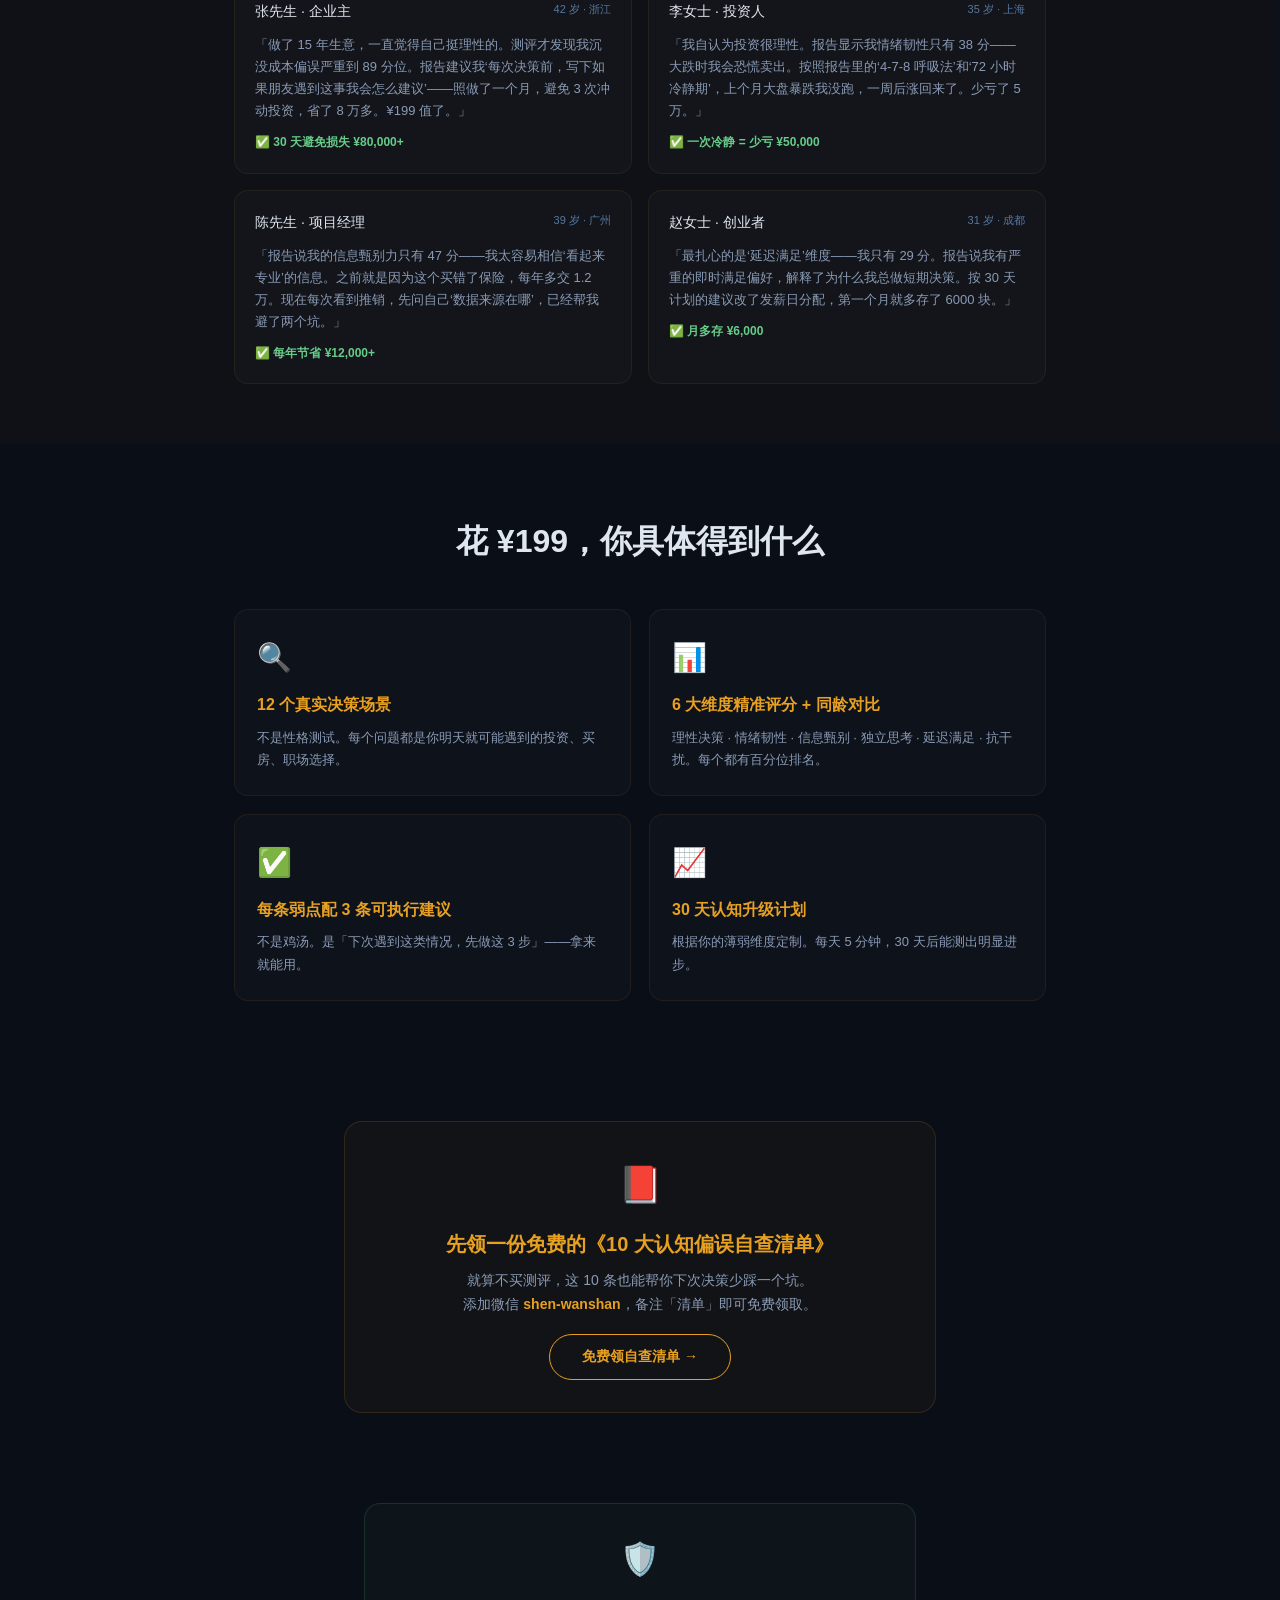
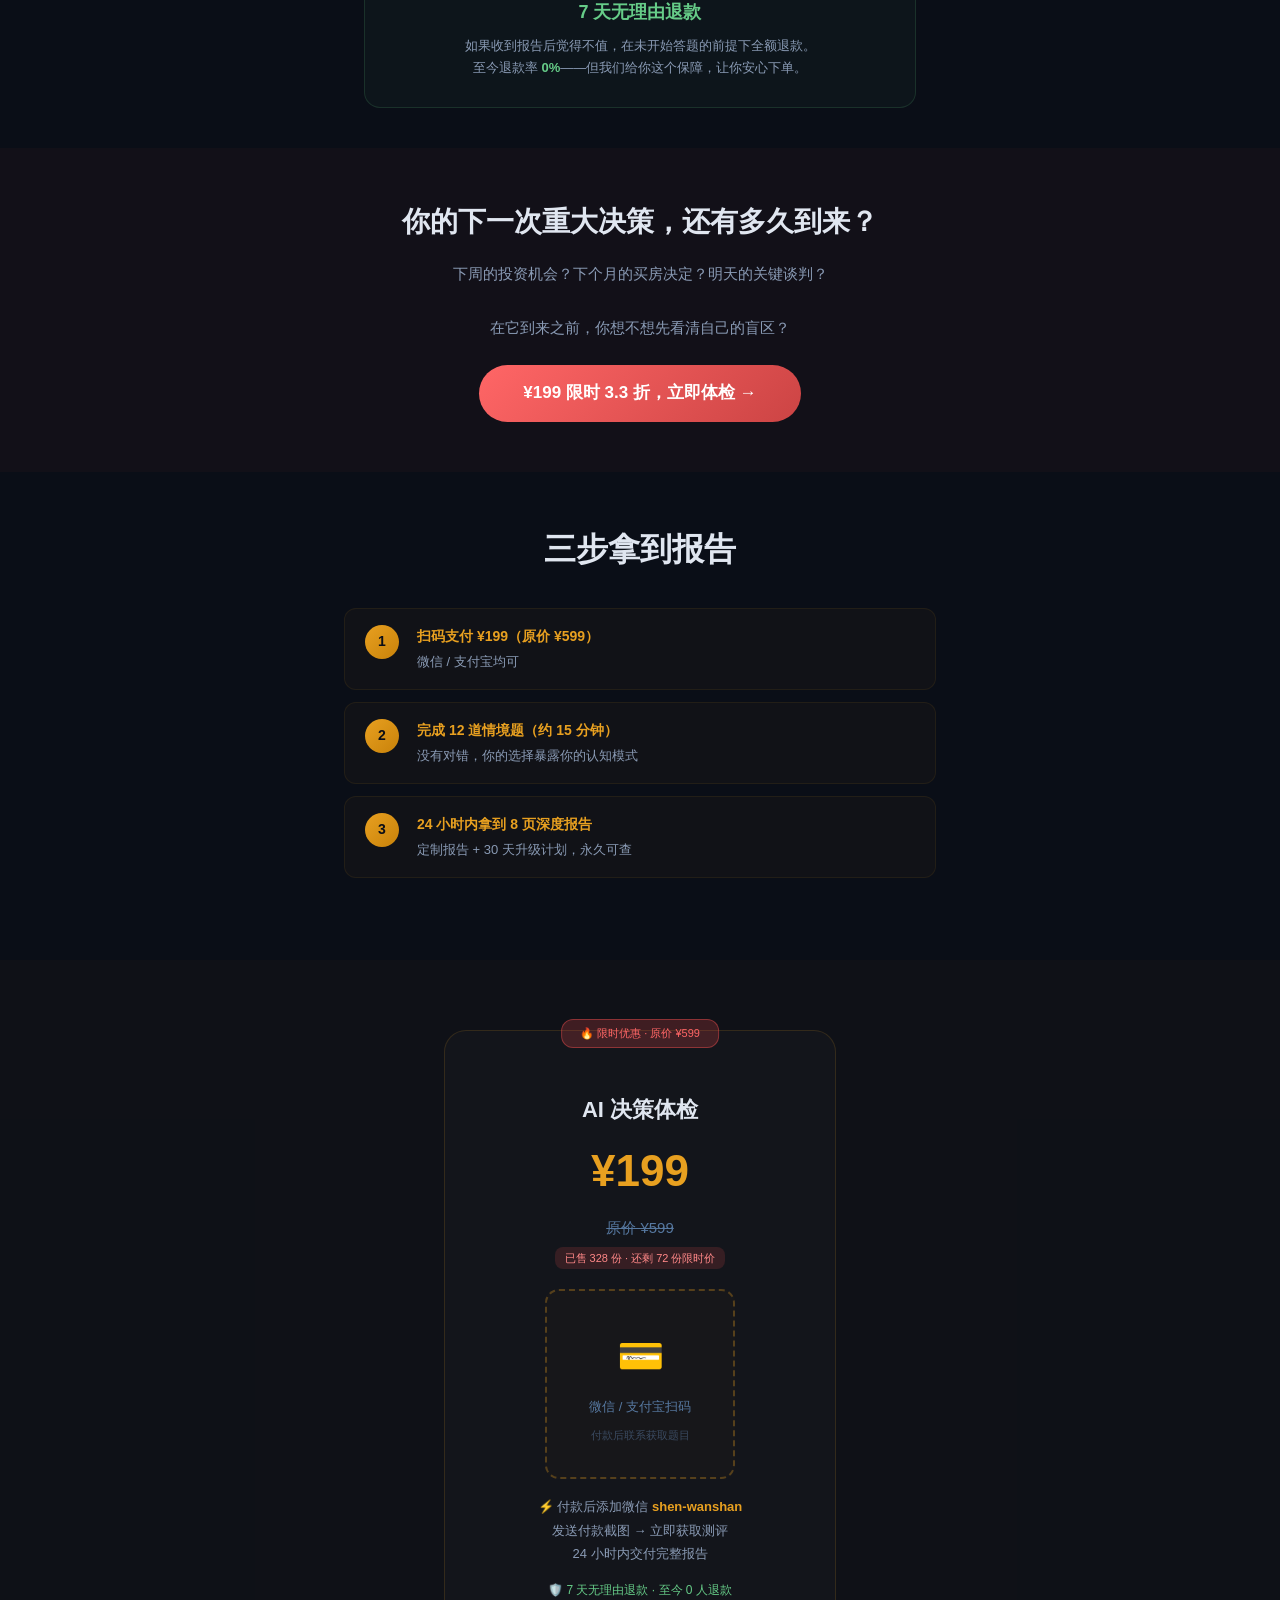
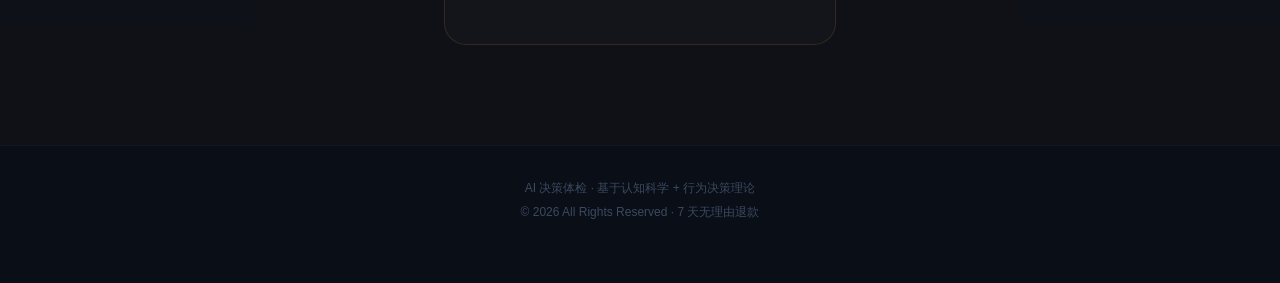
<file: assessment/index.html>
<!DOCTYPE html>
<html lang="zh-CN">
<head>
  <meta charset="UTF-8">
  <meta name="viewport" content="width=device-width, initial-scale=1.0">
  <title>AI 决策体检 · 已售 328 份 | 限时 ¥199</title>
  <style>
    * { margin: 0; padding: 0; box-sizing: border-box; }
    body {
      font-family: -apple-system, "PingFang SC", "Microsoft YaHei", sans-serif;
      background: #0a0e17;
      color: #e0e6f0;
      line-height: 1.7;
      overflow-x: hidden;
    }
    ::selection { background: #e8a020; color: #0a0e17; }

    /* ── Social Proof Scrolling Bar ── */
    .social-bar {
      position: fixed; top: 57px; left: 0; right: 0; z-index: 99;
      background: rgba(232,160,32,0.08);
      border-bottom: 1px solid rgba(232,160,32,0.12);
      padding: 8px 0;
      overflow: hidden;
      white-space: nowrap;
      font-size: 12px;
      color: #8a9bb5;
    }
    .social-bar-inner {
      display: inline-block;
      animation: scroll-left 35s linear infinite;
    }
    .social-bar-inner span {
      margin-right: 40px;
    }
    .social-bar-inner .name { color: #e8a020; }
    @keyframes scroll-left {
      0% { transform: translateX(0); }
      100% { transform: translateX(-50%); }
    }

    /* ── Nav ── */
    nav {
      position: fixed; top: 0; left: 0; right: 0; z-index: 100;
      background: rgba(10,14,23,0.92);
      backdrop-filter: blur(14px);
      border-bottom: 1px solid rgba(232,160,32,0.1);
      padding: 10px 0;
    }
    nav .container { display: flex; justify-content: space-between; align-items: center; max-width: 1100px; margin: 0 auto; padding: 0 24px; }
    .logo { font-size: 16px; font-weight: 700; color: #e8a020; letter-spacing: 2px; display: flex; align-items: center; gap: 10px; }
    .logo span { color: #5678a0; }
    .sold-badge {
      font-size: 11px;
      background: rgba(255,80,80,0.15);
      border: 1px solid rgba(255,80,80,0.3);
      color: #ff8888;
      padding: 2px 10px;
      border-radius: 10px;
      font-weight: 600;
    }
    .nav-btn {
      background: linear-gradient(135deg, #e8a020, #c8820a);
      color: #0a0e17; border: none; padding: 7px 20px; border-radius: 25px;
      font-weight: 600; font-size: 13px; cursor: pointer; transition: all .25s;
    }
    .nav-btn:hover { transform: scale(1.05); box-shadow: 0 0 25px rgba(232,160,32,0.3); }

    /* ── Hero ── */
    .hero {
      padding: 130px 0 65px;
      position: relative;
      overflow: hidden;
    }
    .hero::before {
      content: '';
      position: absolute; inset: 0;
      background:
        radial-gradient(ellipse at 20% 30%, rgba(232,160,32,0.08) 0%, transparent 50%),
        radial-gradient(ellipse at 80% 70%, rgba(255,80,80,0.06) 0%, transparent 50%);
      z-index: 0;
    }
    .hero .container { position: relative; z-index: 1; max-width: 860px; margin: 0 auto; padding: 0 24px; text-align: center; }

    .hero-tag {
      display: inline-block;
      background: rgba(255,80,80,0.12);
      border: 1px solid rgba(255,80,80,0.3);
      color: #ff9999;
      padding: 5px 16px;
      border-radius: 20px;
      font-size: 12px;
      letter-spacing: 2px;
      margin-bottom: 24px;
    }

    .hero h1 {
      font-size: clamp(28px, 5.5vw, 48px);
      font-weight: 800;
      line-height: 1.25;
      margin-bottom: 18px;
    }
    .hero h1 .red { color: #ff6666; }
    .hero h1 .gold {
      background: linear-gradient(135deg, #e8a020, #ffcc66);
      -webkit-background-clip: text; -webkit-text-fill-color: transparent; background-clip: text;
    }

    .hero .sub {
      font-size: 17px;
      color: #8a9bb5;
      max-width: 600px;
      margin: 0 auto 28px;
      line-height: 1.8;
    }

    /* ── Pricing Display ── */
    .pricing-display {
      display: flex;
      justify-content: center;
      align-items: center;
      gap: 20px;
      margin: 20px 0 28px;
      flex-wrap: wrap;
    }
    .price-old {
      font-size: 20px;
      color: #5678a0;
      text-decoration: line-through;
    }
    .price-current {
      font-size: 52px;
      font-weight: 900;
      color: #e8a020;
      line-height: 1;
      position: relative;
    }
    .price-current .tag {
      position: absolute;
      top: -14px;
      right: -50px;
      font-size: 12px;
      background: rgba(255,80,80,0.2);
      border: 1px solid rgba(255,80,80,0.4);
      color: #ff6666;
      padding: 2px 10px;
      border-radius: 8px;
      font-weight: 600;
      white-space: nowrap;
    }
    .price-unit { font-size: 18px; font-weight: 600; color: #e8a020; }

    /* ── Decoy Pricing Buttons ── */
    .decoy-row {
      display: flex;
      justify-content: center;
      gap: 14px;
      margin: 24px 0 10px;
      flex-wrap: wrap;
    }
    .decoy-option {
      padding: 12px 20px;
      border-radius: 12px;
      border: 1px solid rgba(255,255,255,0.06);
      background: rgba(255,255,255,0.02);
      text-align: center;
      cursor: pointer;
      transition: all .3s;
      min-width: 120px;
    }
    .decoy-option .d-price { font-size: 18px; font-weight: 700; color: #5678a0; }
    .decoy-option .d-label { font-size: 12px; color: #3a4a60; margin-top: 2px; }
    .decoy-option.best {
      border-color: rgba(232,160,32,0.4);
      background: rgba(232,160,32,0.06);
      position: relative;
    }
    .decoy-option.best .d-price { color: #e8a020; font-size: 22px; }
    .decoy-option.best::after {
      content: '🔥 最受欢迎';
      position: absolute; top: -10px; right: -8px;
      font-size: 10px;
      background: #e8a020;
      color: #0a0e17;
      padding: 2px 8px;
      border-radius: 6px;
      font-weight: 700;
    }

    .cta-primary {
      display: inline-block;
      background: linear-gradient(135deg, #e8a020, #c8820a);
      color: #0a0e17;
      padding: 16px 52px;
      border-radius: 30px;
      font-size: 18px; font-weight: 700;
      text-decoration: none;
      transition: all .3s;
      border: none; cursor: pointer;
      position: relative;
    }
    .cta-primary:hover { transform: translateY(-2px); box-shadow: 0 10px 50px rgba(232,160,32,0.4); }
    .cta-primary .mini { font-size: 12px; font-weight: 400; display: block; margin-top: 2px; opacity: 0.85; }

    /* ── Social Counter ── */
    .social-counter {
      display: flex;
      justify-content: center;
      gap: 32px;
      margin-top: 32px;
      flex-wrap: wrap;
    }
    .sc-item { text-align: center; }
    .sc-item .num { font-size: 24px; font-weight: 800; color: #e8a020; }
    .sc-item .num small { font-size: 14px; }
    .sc-item .label { font-size: 12px; color: #5678a0; margin-top: 2px; }

    /* ── Pain Section ── */
    .pain-section { padding: 60px 0; }
    .pain-section .container { max-width: 860px; margin: 0 auto; padding: 0 24px; }
    .section-title {
      font-size: clamp(22px, 3.5vw, 32px); font-weight: 700;
      text-align: center; margin-bottom: 40px;
    }
    .section-title em {
      font-style: normal;
      background: linear-gradient(135deg, #e8a020, #ffcc66);
      -webkit-background-clip: text; -webkit-text-fill-color: transparent; background-clip: text;
    }

    .pain-grid { display: grid; grid-template-columns: 1fr 1fr; gap: 16px; }
    @media (max-width: 600px) { .pain-grid { grid-template-columns: 1fr; } }
    .pain-card {
      background: rgba(255,255,255,0.02);
      border: 1px solid rgba(255,80,80,0.12);
      border-radius: 14px;
      padding: 20px 22px;
    }
    .pain-card .ploss { font-size: 12px; color: #ff8888; font-weight: 600; margin-bottom: 6px; }
    .pain-card .pdesc { font-size: 14px; color: #e0e6f0; margin-bottom: 10px; line-height: 1.6; }
    .pain-card .proot {
      font-size: 12px;
      color: #8a9bb5;
      padding: 8px 12px;
      background: rgba(232,160,32,0.05);
      border-radius: 8px;
    }
    .pain-card .proot strong { color: #e8a020; }

    /* ── Testimonials ── */
    .testimonial-section { padding: 60px 0; background: rgba(232,160,32,0.02); }
    .testimonial-section .container { max-width: 860px; margin: 0 auto; padding: 0 24px; }

    .testimonial-grid { display: grid; grid-template-columns: 1fr 1fr; gap: 16px; }
    @media (max-width: 600px) { .testimonial-grid { grid-template-columns: 1fr; } }
    .testimonial {
      background: rgba(255,255,255,0.02);
      border: 1px solid rgba(232,160,32,0.08);
      border-radius: 14px;
      padding: 20px;
    }
    .testimonial .t-header { display: flex; justify-content: space-between; margin-bottom: 10px; }
    .testimonial .t-name { font-size: 14px; color: #e0e6f0; }
    .testimonial .t-who { font-size: 11px; color: #5678a0; }
    .testimonial .t-text { font-size: 13px; color: #8a9bb5; line-height: 1.7; }
    .testimonial .t-result { font-size: 12px; color: #66cc88; margin-top: 10px; font-weight: 600; }

    /* ── What You Get ── */
    .get-section { padding: 70px 0; }
    .get-section .container { max-width: 860px; margin: 0 auto; padding: 0 24px; }

    .get-grid { display: grid; grid-template-columns: 1fr 1fr; gap: 18px; }
    @media (max-width: 600px) { .get-grid { grid-template-columns: 1fr; } }
    .get-card {
      background: rgba(255,255,255,0.02);
      border: 1px solid rgba(232,160,32,0.08);
      border-radius: 14px;
      padding: 24px 22px;
    }
    .get-card .g-icon { font-size: 28px; margin-bottom: 10px; }
    .get-card h3 { font-size: 16px; color: #e8a020; margin-bottom: 8px; }
    .get-card p { font-size: 13px; color: #8a9bb5; line-height: 1.7; }

    /* ── Refund Guarantee ── */
    .guarantee {
      padding: 40px 0;
      text-align: center;
    }
    .guarantee .container { max-width: 600px; margin: 0 auto; padding: 0 24px; }
    .guarantee-box {
      background: rgba(102,204,136,0.04);
      border: 1px solid rgba(102,204,136,0.15);
      border-radius: 16px;
      padding: 28px 24px;
    }
    .guarantee-box .g-icon { font-size: 32px; margin-bottom: 10px; }
    .guarantee-box h3 { font-size: 18px; color: #66cc88; margin-bottom: 8px; }
    .guarantee-box p { font-size: 13px; color: #8a9bb5; }

    /* ── Urgency ── */
    .urgency {
      padding: 50px 0;
      background: rgba(255,80,80,0.03);
      text-align: center;
    }
    .urgency .container { max-width: 640px; margin: 0 auto; padding: 0 24px; }
    .urgency h2 { font-size: clamp(20px, 3vw, 28px); font-weight: 700; margin-bottom: 14px; }
    .urgency h2 .red { color: #ff6666; }
    .urgency p { font-size: 15px; color: #8a9bb5; line-height: 1.8; margin-bottom: 24px; }
    .urgency .cta-red {
      display: inline-block;
      background: linear-gradient(135deg, #ff6666, #cc4444);
      color: #fff;
      padding: 14px 44px;
      border-radius: 30px;
      font-size: 17px; font-weight: 700;
      text-decoration: none;
      transition: all .3s;
    }
    .urgency .cta-red:hover { transform: translateY(-2px); box-shadow: 0 10px 40px rgba(255,80,80,0.3); }

    /* ── Reciprocity Lead Magnet ── */
    .lead-magnet { padding: 50px 0; }
    .lead-magnet .container { max-width: 640px; margin: 0 auto; padding: 0 24px; }
    .magnet-card {
      background: rgba(232,160,32,0.04);
      border: 1px solid rgba(232,160,32,0.15);
      border-radius: 18px;
      padding: 32px 28px;
      text-align: center;
    }
    .magnet-card .m-icon { font-size: 36px; margin-bottom: 12px; }
    .magnet-card h3 { font-size: 20px; color: #e8a020; margin-bottom: 8px; }
    .magnet-card p { font-size: 14px; color: #8a9bb5; margin-bottom: 18px; }
    .magnet-card .magnet-btn {
      display: inline-block;
      background: transparent;
      border: 1px solid #e8a020;
      color: #e8a020;
      padding: 10px 32px;
      border-radius: 25px;
      font-size: 14px;
      font-weight: 600;
      cursor: pointer;
      transition: all .3s;
      text-decoration: none;
    }
    .magnet-card .magnet-btn:hover { background: rgba(232,160,32,0.1); }

    /* ── Steps ── */
    .steps-section { padding: 50px 0 70px; }
    .steps-section .container { max-width: 640px; margin: 0 auto; padding: 0 24px; }
    .step {
      display: flex; gap: 18px; align-items: flex-start;
      padding: 16px 20px; margin-bottom: 12px;
      background: rgba(232,160,32,0.03);
      border: 1px solid rgba(232,160,32,0.08);
      border-radius: 12px;
    }
    .step-num {
      flex-shrink: 0; width: 34px; height: 34px;
      background: linear-gradient(135deg, #e8a020, #c8820a);
      color: #0a0e17; border-radius: 50%;
      display: flex; align-items: center; justify-content: center;
      font-weight: 800; font-size: 14px;
    }
    .step h4 { font-size: 14px; color: #e8a020; margin-bottom: 2px; }
    .step p { font-size: 13px; color: #8a9bb5; }

    /* ── Payment ── */
    .payment-section {
      padding: 70px 0 100px;
      background: rgba(232,160,32,0.02);
    }
    .payment-section .container { max-width: 440px; margin: 0 auto; padding: 0 24px; }
    .pay-card {
      background: rgba(255,255,255,0.02);
      border: 1px solid rgba(232,160,32,0.15);
      border-radius: 22px;
      padding: 44px 32px;
      text-align: center;
      position: relative;
    }
    .pay-card .urgent-tag {
      position: absolute; top: -12px; left: 50%; transform: translateX(-50%);
      font-size: 11px;
      background: rgba(255,80,80,0.2);
      border: 1px solid rgba(255,80,80,0.4);
      color: #ff6666;
      padding: 4px 18px;
      border-radius: 12px;
      white-space: nowrap;
    }
    .pay-card h3 { font-size: 22px; margin: 16px 0 6px; }
    .pay-card .pay-price {
      font-size: 44px; font-weight: 900; color: #e8a020;
      margin: 6px 0;
    }
    .pay-card .pay-old { font-size: 15px; color: #5678a0; text-decoration: line-through; }
    .pay-card .pay-tag {
      display: inline-block;
      font-size: 11px;
      background: rgba(255,80,80,0.15);
      color: #ff8888;
      padding: 2px 10px;
      border-radius: 8px;
      margin: 6px 0 20px;
    }
    .qr-box {
      width: 190px; height: 190px; margin: 0 auto 16px;
      border: 2px dashed rgba(232,160,32,0.3);
      border-radius: 14px;
      display: flex; align-items: center; justify-content: center;
      flex-direction: column; gap: 8px;
      color: #5678a0; font-size: 13px;
      background: rgba(232,160,32,0.02);
    }
    .qr-box .qr-icon { font-size: 38px; }
    .pay-tip { font-size: 13px; color: #8a9bb5; line-height: 1.8; }
    .pay-tip strong { color: #e8a020; }
    .pay-guarantee {
      margin-top: 14px;
      font-size: 12px;
      color: #66cc88;
    }

    /* ── Sticky Bottom Bar ── */
    .sticky-bar {
      position: fixed; bottom: 0; left: 0; right: 0; z-index: 100;
      background: rgba(10,14,23,0.92);
      backdrop-filter: blur(14px);
      border-top: 1px solid rgba(232,160,32,0.12);
      padding: 10px 24px;
      display: flex;
      justify-content: space-between;
      align-items: center;
      transform: translateY(0);
      transition: transform .3s;
      display: none;
    }
    @media (max-width: 600px) {
      .sticky-bar { display: flex; }
    }
    .sticky-bar .sb-left { font-size: 12px; color: #8a9bb5; }
    .sticky-bar .sb-left .sb-price { font-size: 18px; font-weight: 800; color: #e8a020; }
    .sticky-bar .sb-btn {
      background: linear-gradient(135deg, #e8a020, #c8820a);
      color: #0a0e17;
      border: none;
      padding: 10px 28px;
      border-radius: 25px;
      font-weight: 700;
      font-size: 14px;
      cursor: pointer;
    }

    /* ── Footer ── */
    footer { text-align: center; padding: 32px 0 60px; color: #3a4a60; font-size: 12px; border-top: 1px solid rgba(255,255,255,0.04); }
  </style>
</head>
<body>

<!-- Social Proof Scroll Bar -->
<div class="social-bar">
  <div class="social-bar-inner">
    <span>📍 杭州市 · 王先生 刚刚完成测评 → 理性决策 61/100</span>
    <span>📍 上海市 · 李女士 刚刚完成测评 → 信息甄别力 78/100</span>
    <span>📍 广州市 · 陈先生 刚刚完成测评 → 情绪韧性 39/100</span>
    <span>📍 成都市 · 赵女士 刚刚完成测评 → 延迟满足 85/100</span>
    <span>📍 武汉市 · 刘先生 刚刚完成测评 → 理性决策 44/100</span>
    <span>📍 深圳市 · 张女士 刚刚完成测评 → 抗干扰 71/100</span>
    <span>📍 杭州市 · 王先生 刚刚完成测评 → 理性决策 61/100</span>
    <span>📍 上海市 · 李女士 刚刚完成测评 → 信息甄别力 78/100</span>
    <span>📍 广州市 · 陈先生 刚刚完成测评 → 情绪韧性 39/100</span>
    <span>📍 成都市 · 赵女士 刚刚完成测评 → 延迟满足 85/100</span>
  </div>
</div>

<!-- Nav -->
<nav>
  <div class="container">
    <div class="logo">AI<span>决策体检</span> <span class="sold-badge">已售 328 份</span></div>
    <button class="nav-btn" onclick="document.getElementById('payment').scrollIntoView({behavior:'smooth'})">立即体检</button>
  </div>
</nav>

<!-- Hero -->
<section class="hero">
  <div class="container">
    <div class="hero-tag">⚠️ 过去一年，你因为认知盲区损失了多少钱？</div>

    <h1>
      下次重大决策前<br>
      花 <span class="gold">¥199</span>，帮你省下 <span class="red">¥10,000 起步</span>
    </h1>

    <div class="sub">
      不是性格测试。是你在<strong>投资、买房、谈判、跳槽</strong>之前，<br>
      先看清自己大脑里的「思维陷阱」。
    </div>

    <div class="pricing-display">
      <span class="price-old">原价 ¥599</span>
      <span class="price-current">
        <span class="price-unit">¥</span>199
        <span class="tag">限时 3.3 折</span>
      </span>
    </div>

    <!-- Decoy Pricing -->
    <div class="decoy-row">
      <div class="decoy-option">
        <div class="d-price">¥0</div>
        <div class="d-label">别人测评</div>
      </div>
      <div class="decoy-option best">
        <div class="d-price">¥199</div>
        <div class="d-label">AI 深度报告</div>
      </div>
      <div class="decoy-option">
        <div class="d-price">¥499</div>
        <div class="d-label">专家咨询</div>
      </div>
    </div>

    <a class="cta-primary" href="#payment">
      现在就想看清自己的盲区 →
      <span class="mini">已有 328 人完成测评</span>
    </a>

    <!-- FOMO Counters -->
    <div class="social-counter">
      <div class="sc-item">
        <div class="num">328 <small>人</small></div>
        <div class="label">已完成测评</div>
      </div>
      <div class="sc-item">
        <div class="num">94%</div>
        <div class="label">认为「值回票价」</div>
      </div>
      <div class="sc-item">
        <div class="num">7 天</div>
        <div class="label">无理由退款</div>
      </div>
    </div>
  </div>
</section>

<!-- Pain Section -->
<section class="pain-section">
  <div class="container">
    <h2 class="section-title">你遇到的不是「运气不好」，<em>而是认知陷阱</em></h2>

    <div class="pain-grid">
      <div class="pain-card">
        <div class="ploss">💸 代价：¥30,000 ~ ¥300,000</div>
        <div class="pdesc">投资亏损了不甘心，继续加仓想翻本。结果——越陷越深，血本无归。</div>
        <div class="proot"><strong>陷阱：</strong>沉没成本偏误。你被「已经投入的」绑架，不是看「未来值不值」。</div>
      </div>
      <div class="pain-card">
        <div class="ploss">💸 代价：¥50,000 ~ ¥200,000</div>
        <div class="pdesc">看了 20 篇文章，最后凭感觉买了「朋友说好」的房子。两年后发现，这个片区根本不涨。</div>
        <div class="proot"><strong>陷阱：</strong>确认偏误。你以为在分析，其实在找「支持自己直觉的证据」。</div>
      </div>
      <div class="pain-card">
        <div class="ploss">💸 代价：一个客户 / 一次晋升 / 一段关系</div>
        <div class="pdesc">压力一上来，情绪失控。说了不该说的话，事后后悔但伤害已经造成。</div>
        <div class="proot"><strong>陷阱：</strong>情绪脆弱。杏仁核劫持大脑，理性决策能力瞬间归零。</div>
      </div>
      <div class="pain-card">
        <div class="ploss">💸 代价：¥5,000 ~ ¥50,000</div>
        <div class="pdesc">看到别人都在买，害怕错过。你也冲进去，结果买入即高点，被套一年。</div>
        <div class="proot"><strong>陷阱：</strong>FOMO（错失恐惧）。你的决策不是基于判断，而是「别人赚了我没赚」的焦虑。</div>
      </div>
    </div>
  </div>
</section>

<!-- Testimonials -->
<section class="testimonial-section">
  <div class="container">
    <h2 class="section-title">他们做完后，<em>怎么说</em></h2>

    <div class="testimonial-grid">
      <div class="testimonial">
        <div class="t-header">
          <span class="t-name">张先生 · 企业主</span>
          <span class="t-who">42 岁 · 浙江</span>
        </div>
        <div class="t-text">
          「做了 15 年生意，一直觉得自己挺理性的。测评才发现我沉没成本偏误严重到 89 分位。报告建议我‘每次决策前，写下如果朋友遇到这事我会怎么建议’——照做了一个月，避免 3 次冲动投资，省了 8 万多。¥199 值了。」
        </div>
        <div class="t-result">✅ 30 天避免损失 ¥80,000+</div>
      </div>

      <div class="testimonial">
        <div class="t-header">
          <span class="t-name">李女士 · 投资人</span>
          <span class="t-who">35 岁 · 上海</span>
        </div>
        <div class="t-text">
          「我自认为投资很理性。报告显示我情绪韧性只有 38 分——大跌时我会恐慌卖出。按照报告里的‘4-7-8 呼吸法’和‘72 小时冷静期’，上个月大盘暴跌我没跑，一周后涨回来了。少亏了 5 万。」
        </div>
        <div class="t-result">✅ 一次冷静 = 少亏 ¥50,000</div>
      </div>

      <div class="testimonial">
        <div class="t-header">
          <span class="t-name">陈先生 · 项目经理</span>
          <span class="t-who">39 岁 · 广州</span>
        </div>
        <div class="t-text">
          「报告说我的信息甄别力只有 47 分——我太容易相信‘看起来专业’的信息。之前就是因为这个买错了保险，每年多交 1.2 万。现在每次看到推销，先问自己‘数据来源在哪’，已经帮我避了两个坑。」
        </div>
        <div class="t-result">✅ 每年节省 ¥12,000+</div>
      </div>

      <div class="testimonial">
        <div class="t-header">
          <span class="t-name">赵女士 · 创业者</span>
          <span class="t-who">31 岁 · 成都</span>
        </div>
        <div class="t-text">
          「最扎心的是‘延迟满足’维度——我只有 29 分。报告说我有严重的即时满足偏好，解释了为什么我总做短期决策。按 30 天计划的建议改了发薪日分配，第一个月就多存了 6000 块。」
        </div>
        <div class="t-result">✅ 月多存 ¥6,000</div>
      </div>
    </div>
  </div>
</section>

<!-- What You Get -->
<section class="get-section">
  <div class="container">
    <h2 class="section-title" style="margin-bottom:40px;">花 ¥199，你具体得到什么</h2>

    <div class="get-grid">
      <div class="get-card">
        <div class="g-icon">🔍</div>
        <h3>12 个真实决策场景</h3>
        <p>不是性格测试。每个问题都是你明天就可能遇到的投资、买房、职场选择。</p>
      </div>
      <div class="get-card">
        <div class="g-icon">📊</div>
        <h3>6 大维度精准评分 + 同龄对比</h3>
        <p>理性决策 · 情绪韧性 · 信息甄别 · 独立思考 · 延迟满足 · 抗干扰。每个都有百分位排名。</p>
      </div>
      <div class="get-card">
        <div class="g-icon">✅</div>
        <h3>每条弱点配 3 条可执行建议</h3>
        <p>不是鸡汤。是「下次遇到这类情况，先做这 3 步」——拿来就能用。</p>
      </div>
      <div class="get-card">
        <div class="g-icon">📈</div>
        <h3>30 天认知升级计划</h3>
        <p>根据你的薄弱维度定制。每天 5 分钟，30 天后能测出明显进步。</p>
      </div>
    </div>
  </div>
</section>

<!-- Reciprocity Lead Magnet -->
<section class="lead-magnet">
  <div class="container">
    <div class="magnet-card">
      <div class="m-icon">📕</div>
      <h3>先领一份免费的《10 大认知偏误自查清单》</h3>
      <p>就算不买测评，这 10 条也能帮你下次决策少踩一个坑。<br>
      添加微信 <strong style="color:#e8a020;">shen-wanshan</strong>，备注「清单」即可免费领取。</p>
      <a class="magnet-btn" href="#" onclick="window.open('https://weixin.qq.com');return false;">免费领自查清单 →</a>
    </div>
  </div>
</section>

<!-- Risk Reversal -->
<section class="guarantee">
  <div class="container">
    <div class="guarantee-box">
      <div class="g-icon">🛡️</div>
      <h3>7 天无理由退款</h3>
      <p>如果收到报告后觉得不值，在未开始答题的前提下全额退款。<br>
      至今退款率 <strong style="color:#66cc88;">0%</strong>——但我们给你这个保障，让你安心下单。</p>
    </div>
  </div>
</section>

<!-- Urgency -->
<section class="urgency">
  <div class="container">
    <h2>你的下一次重大决策，还有多久到来？</h2>
    <p>
      下周的投资机会？下个月的买房决定？明天的关键谈判？<br><br>
      在它到来之前，你想不想先看清自己的盲区？
    </p>
    <a class="cta-red" href="#payment">¥199 限时 3.3 折，立即体检 →</a>
  </div>
</section>

<!-- Steps -->
<section class="steps-section">
  <div class="container">
    <h2 class="section-title" style="margin-bottom:32px;">三步拿到报告</h2>

    <div class="step">
      <div class="step-num">1</div>
      <div>
        <h4>扫码支付 ¥199（原价 ¥599）</h4>
        <p>微信 / 支付宝均可</p>
      </div>
    </div>
    <div class="step">
      <div class="step-num">2</div>
      <div>
        <h4>完成 12 道情境题（约 15 分钟）</h4>
        <p>没有对错，你的选择暴露你的认知模式</p>
      </div>
    </div>
    <div class="step">
      <div class="step-num">3</div>
      <div>
        <h4>24 小时内拿到 8 页深度报告</h4>
        <p>定制报告 + 30 天升级计划，永久可查</p>
      </div>
    </div>
  </div>
</section>

<!-- Payment -->
<section class="payment-section" id="payment">
  <div class="container">
    <div class="pay-card">
      <div class="urgent-tag">🔥 限时优惠 · 原价 ¥599</div>
      <h3>AI 决策体检</h3>
      <div class="pay-price">¥199</div>
      <div class="pay-old">原价 ¥599</div>
      <div class="pay-tag">已售 328 份 · 还剩 72 份限时价</div>

      <div class="qr-box" id="qrBox">
        <div class="qr-icon">💳</div>
        <div>微信 / 支付宝扫码</div>
        <div style="font-size:11px;color:#3a4a60;">付款后联系获取题目</div>
      </div>

      <div class="pay-tip">
        ⚡ 付款后添加微信 <strong>shen-wanshan</strong><br>
        发送付款截图 → 立即获取测评<br>
        24 小时内交付完整报告
      </div>

      <div class="pay-guarantee">
        🛡️ 7 天无理由退款 · 至今 0 人退款
      </div>
    </div>
  </div>
</section>

<!-- Sticky Mobile Bar -->
<div class="sticky-bar" id="stickyBar">
  <div class="sb-left">
    <span style="font-size:11px;color:#5678a0;">已售 328 份</span><br>
    <span class="sb-price">¥199</span> <span style="text-decoration:line-through;font-size:12px;color:#5678a0;">¥599</span>
  </div>
  <button class="sb-btn" onclick="document.getElementById('payment').scrollIntoView({behavior:'smooth'})">立即体检</button>
</div>

<footer>
  <div class="container">
    <p>AI 决策体检 · 基于认知科学 + 行为决策理论</p>
    <p style="margin-top:4px;">© 2026 All Rights Reserved · 7 天无理由退款</p>
  </div>
</footer>

<script>
  document.querySelectorAll('a[href^="#"]').forEach(a => {
    a.addEventListener('click', e => {
      e.preventDefault();
      document.getElementById(a.getAttribute('href').slice(1))?.scrollIntoView({behavior:'smooth'});
    });
  });

  // Show sticky bar on scroll
  window.addEventListener('scroll', () => {
    const bar = document.getElementById('stickyBar');
    if (window.innerWidth <= 600 && window.scrollY > 400) {
      bar.style.display = 'flex';
    }
  });
</script>
</body>
</html>
</file>
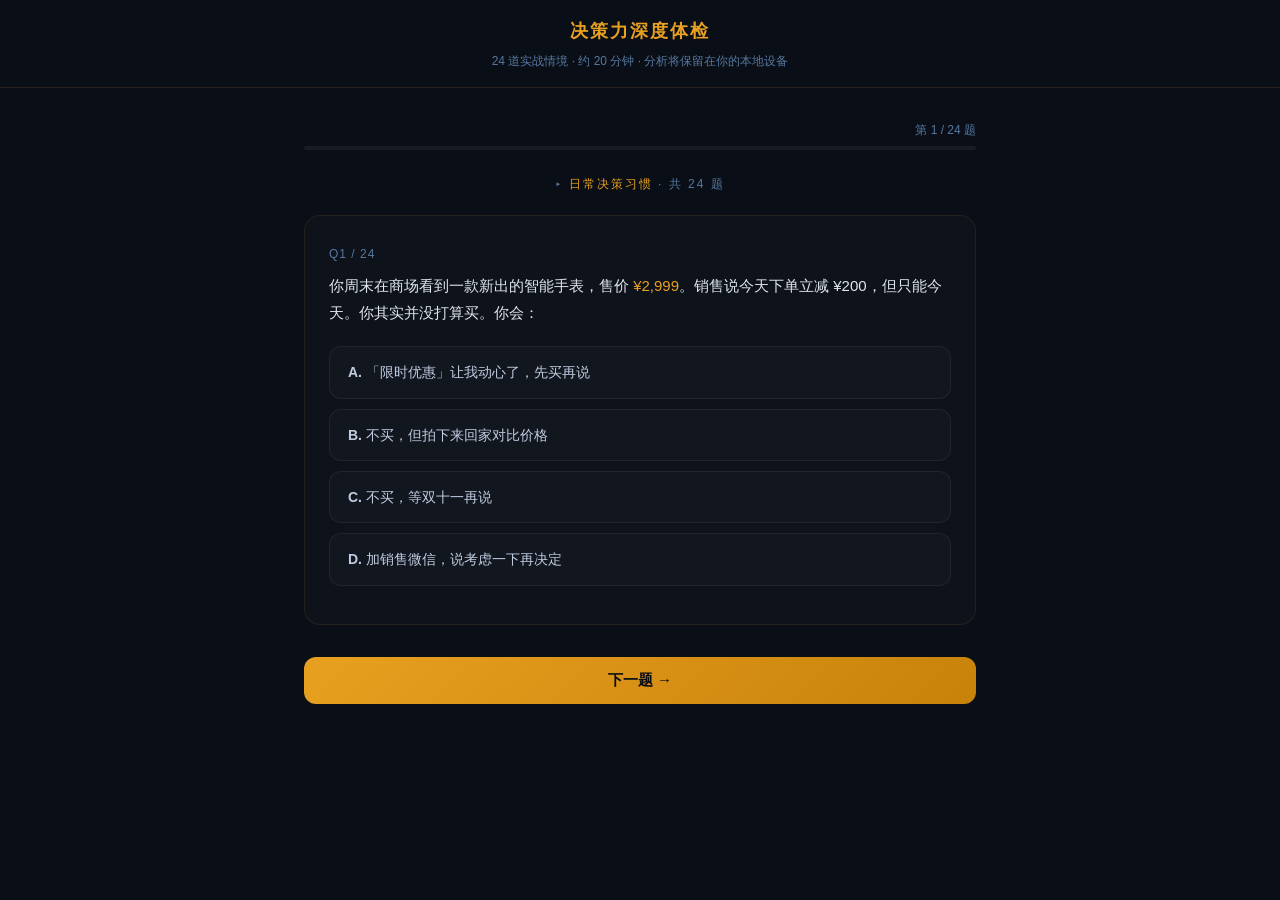
<file: quiz.html>
<!DOCTYPE html>
<html lang="zh-CN">
<head>
  <meta charset="UTF-8">
  <meta name="viewport" content="width=device-width, initial-scale=1.0">
  <title>决策力深度体检 · 24题版</title>
  <style>
    * { margin: 0; padding: 0; box-sizing: border-box; }
    body {
      font-family: -apple-system, "PingFang SC", "Microsoft YaHei", sans-serif;
      background: #0a0e17;
      color: #e0e6f0;
      line-height: 1.7;
      min-height: 100vh;
    }
    ::selection { background: #e8a020; color: #0a0e17; }

    .header {
      background: rgba(10,14,23,0.95);
      border-bottom: 1px solid rgba(232,160,32,0.12);
      padding: 16px 24px;
      text-align: center;
      position: sticky; top: 0; z-index: 100;
    }
    .header h2 { font-size: 18px; color: #e8a020; font-weight: 700; letter-spacing: 2px; }
    .header p { font-size: 12px; color: #5678a0; margin-top: 4px; }

    .container { max-width: 720px; margin: 0 auto; padding: 32px 24px 100px; }

    .progress-text { text-align: right; font-size: 12px; color: #5678a0; margin-bottom: 6px; }
    .progress-bar {
      width: 100%; height: 4px;
      background: rgba(255,255,255,0.06);
      border-radius: 2px; margin-bottom: 24px; overflow: hidden;
    }
    .progress-fill {
      height: 100%;
      background: linear-gradient(90deg, #e8a020, #ffcc66);
      border-radius: 2px; width: 0%; transition: width 0.4s ease;
    }

    .section-indicator {
      text-align: center; font-size: 12px; color: #5678a0; margin-bottom: 20px;
      letter-spacing: 2px;
    }
    .section-indicator span { color: #e8a020; }

    .question-card {
      background: rgba(255,255,255,0.02);
      border: 1px solid rgba(232,160,32,0.1);
      border-radius: 16px; padding: 28px 24px;
      margin-bottom: 24px; display: none;
    }
    .question-card.active { display: block; }

    .q-number { font-size: 12px; color: #5678a0; font-weight: 400; letter-spacing: 1px; margin-bottom: 8px; }
    .q-text { font-size: 15px; font-weight: 500; color: #e0e6f0; margin-bottom: 20px; line-height: 1.8; }
    .q-text .highlight { color: #e8a020; }

    .option {
      display: block; width: 100%; text-align: left;
      background: rgba(255,255,255,0.02);
      border: 1px solid rgba(255,255,255,0.06);
      border-radius: 12px; padding: 14px 18px;
      margin-bottom: 10px; color: #c0cce0; font-size: 14px;
      cursor: pointer; transition: all 0.25s; line-height: 1.6;
    }
    .option:hover { border-color: rgba(232,160,32,0.3); background: rgba(232,160,32,0.04); color: #e0e6f0; }
    .option.selected { border-color: #e8a020; background: rgba(232,160,32,0.08); color: #e8a020; }

    .nav-buttons { display: flex; justify-content: space-between; gap: 16px; margin-top: 32px; }
    .btn-prev, .btn-next {
      flex: 1; padding: 14px; border-radius: 12px;
      font-size: 15px; font-weight: 600; cursor: pointer; transition: all 0.25s; border: none;
    }
    .btn-prev { background: rgba(255,255,255,0.04); border: 1px solid rgba(255,255,255,0.08); color: #8a9bb5; }
    .btn-prev:hover { background: rgba(255,255,255,0.08); }
    .btn-next { background: linear-gradient(135deg, #e8a020, #c8820a); color: #0a0e17; }
    .btn-next:hover { box-shadow: 0 0 30px rgba(232,160,32,0.3); }

    /* ========== 报告区域 ========== */
    .report-section { display: none; }
    .report-section.active { display: block; }
    .report-header {
      text-align: center; margin-bottom: 36px;
      padding-bottom: 28px;
      border-bottom: 1px solid rgba(232,160,32,0.12);
    }
    .report-header h2 { font-size: 24px; color: #e8a020; margin-bottom: 8px; }
    .report-header .subtitle { font-size: 13px; color: #8a9bb5; }
    .report-header .score-overall {
      font-size: 56px; font-weight: 800; color: #e8a020;
      margin: 20px 0 4px;
    }
    .report-header .score-label { font-size: 12px; color: #5678a0; letter-spacing: 2px; }
    .report-header .score-level {
      display: inline-block; margin-top: 12px;
      background: rgba(232,160,32,0.1); border: 1px solid rgba(232,160,32,0.2);
      color: #e8a020; padding: 6px 20px; border-radius: 20px;
      font-size: 13px; letter-spacing: 2px;
    }

    .dimension-card {
      background: rgba(255,255,255,0.02);
      border: 1px solid rgba(232,160,32,0.1);
      border-radius: 16px; padding: 24px;
      margin-bottom: 20px;
    }
    .dimension-card h3 { font-size: 16px; color: #e8a020; margin-bottom: 10px; }
    .dimension-card .score-bar {
      height: 8px; background: rgba(255,255,255,0.06);
      border-radius: 4px; margin: 12px 0; overflow: hidden;
    }
    .dimension-card .score-bar-fill {
      height: 100%; border-radius: 4px;
      background: linear-gradient(90deg, #e8a020, #ffcc66);
      transition: width 1.2s ease;
    }
    .dimension-card .score-num {
      font-size: 13px; color: #8a9bb5;
      display: flex; justify-content: space-between;
    }
    .dimension-card .analysis {
      font-size: 13px; color: #c0cce0; line-height: 1.8;
      margin-top: 14px;
    }

    /* 成长计划 */
    .plan-section { margin-top: 40px; }
    .plan-section h3 {
      font-size: 18px; color: #e8a020;
      text-align: center; margin-bottom: 24px;
    }
    .plan-phase {
      background: rgba(255,255,255,0.02);
      border: 1px solid rgba(232,160,32,0.1);
      border-radius: 16px; padding: 24px;
      margin-bottom: 16px;
      position: relative;
    }
    .plan-phase .phase-badge {
      display: inline-block;
      background: linear-gradient(135deg, #e8a020, #c8820a);
      color: #0a0e17; padding: 3px 14px; border-radius: 20px;
      font-size: 11px; font-weight: 700; letter-spacing: 1px;
      margin-bottom: 8px;
    }
    .plan-phase .phase-title {
      font-size: 15px; color: #e0e6f0; font-weight: 600;
      margin-bottom: 10px;
    }
    .plan-phase .phase-days { font-size: 11px; color: #5678a0; margin-bottom: 12px; }
    .plan-phase .task-list { list-style: none; }
    .plan-phase .task-list li {
      position: relative; padding-left: 22px;
      font-size: 13px; color: #c0cce0; line-height: 1.8;
      margin-bottom: 6px;
    }
    .plan-phase .task-list li::before {
      content: '→'; position: absolute; left: 4px; color: #e8a020;
    }

    /* 追踪再测 */
    .retest-box {
      background: rgba(232,160,32,0.03);
      border: 2px dashed rgba(232,160,32,0.2);
      border-radius: 16px; padding: 28px 24px;
      text-align: center; margin-top: 36px;
    }
    .retest-box h4 { font-size: 16px; color: #e8a020; margin-bottom: 10px; }
    .retest-box p { font-size: 13px; color: #8a9bb5; line-height: 1.8; margin-bottom: 16px; }
    .retest-box .btn-retest {
      display: inline-block;
      background: linear-gradient(135deg, #e8a020, #c8820a);
      color: #0a0e17; padding: 12px 36px; border-radius: 25px;
      font-size: 14px; font-weight: 700; cursor: pointer; transition: all 0.3s;
      border: none; text-decoration: none;
    }
    .retest-box .btn-retest:hover { box-shadow: 0 0 30px rgba(232,160,32,0.4); }

    .report-footer {
      text-align: center; margin-top: 40px;
      padding-top: 28px;
      border-top: 1px solid rgba(232,160,32,0.12);
    }
    .report-footer p { font-size: 12px; color: #5678a0; line-height: 1.8; }
    .btn-download {
      display: inline-block; margin-top: 20px;
      background: linear-gradient(135deg, #e8a020, #c8820a);
      color: #0a0e17; border: none;
      padding: 14px 40px; border-radius: 25px;
      font-size: 15px; font-weight: 700; cursor: pointer; transition: all 0.3s;
      text-decoration: none;
    }
    .btn-download:hover { box-shadow: 0 0 30px rgba(232,160,32,0.4); }

    @media print {
      body { background: #fff; color: #222; }
      .header { display: none; }
      .btn-download, .retest-box .btn-retest { display: none; }
      .dimension-card, .plan-phase, .retest-box { border: 1px solid #ddd; background: #fff; break-inside: avoid; }
      .dimension-card h3, .plan-section h3 { color: #c8820a; }
      .report-header h2 { color: #c8820a; }
    }
  </style>
</head>
<body>

<div class="header">
  <h2>决策力深度体检</h2>
  <p>24 道实战情境 · 约 20 分钟 · 分析将保留在你的本地设备</p>
</div>

<div class="container">

  <div class="progress-text" id="progressText">第 1 / 24 题</div>
  <div class="progress-bar"><div class="progress-fill" id="progressFill"></div></div>

  <!-- ======== 第一部分：日常决策习惯（Q1-Q6） ======== -->
  <div class="section-indicator" id="sectionLabel">▸ <span>日常决策习惯</span>  ·  共 24 题</div>

  <!-- Q1 -->
  <div class="question-card active" data-q="1">
    <div class="q-number">Q1 / 24</div>
    <div class="q-text">你周末在商场看到一款新出的智能手表，售价 <span class="highlight">¥2,999</span>。销售说今天下单立减 ¥200，但只能今天。你其实并没打算买。你会：</div>
    <label class="option" onclick="selectOption(1,'A',this)"><strong>A.</strong> 「限时优惠」让我动心了，先买再说</label>
    <label class="option" onclick="selectOption(1,'B',this)"><strong>B.</strong> 不买，但拍下来回家对比价格</label>
    <label class="option" onclick="selectOption(1,'C',this)"><strong>C.</strong> 不买，等双十一再说</label>
    <label class="option" onclick="selectOption(1,'D',this)"><strong>D.</strong> 加销售微信，说考虑一下再决定</label>
  </div>

  <!-- Q2 -->
  <div class="question-card" data-q="2">
    <div class="q-number">Q2 / 24</div>
    <div class="q-text">你手里有一张 <span class="highlight">¥5,000</span> 的购物卡，是你最不喜欢的品牌。有个朋友想用 <span class="highlight">¥4,500</span> 现金跟你换。你会：</div>
    <label class="option" onclick="selectOption(2,'A',this)"><strong>A.</strong> 换了，拿到现金更实在</label>
    <label class="option" onclick="selectOption(2,'B',this)"><strong>B.</strong> 不换，觉得亏了 ¥500</label>
    <label class="option" onclick="selectOption(2,'C',this)"><strong>C.</strong> 挂闲鱼，看能不能卖到 ¥4,800</label>
    <label class="option" onclick="selectOption(2,'D',this)"><strong>D.</strong> 先留着，说不定以后能用到</label>
  </div>

  <!-- Q3 -->
  <div class="question-card" data-q="3">
    <div class="q-number">Q3 / 24</div>
    <div class="q-text">你报名了一个 <span class="highlight">¥9,800</span> 的线上课程，学了3天发现内容质量很差。机构说可以退款，但要扣 <span class="highlight">¥1,200</span> 手续费。你会：</div>
    <label class="option" onclick="selectOption(3,'A',this)"><strong>A.</strong> 直接退款，损失 ¥1,200 就当交学费</label>
    <label class="option" onclick="selectOption(3,'B',this)"><strong>B.</strong> 不退款，硬着头皮学完</label>
    <label class="option" onclick="selectOption(3,'C',this)"><strong>C.</strong> 找机构理论，要求全额退</label>
    <label class="option" onclick="selectOption(3,'D',this)"><strong>D.</strong> 在差评后继续学完，至少能学一点</label>
  </div>

  <!-- Q4 -->
  <div class="question-card" data-q="4">
    <div class="q-number">Q4 / 24</div>
    <div class="q-text">你在二手平台看到一个 <span class="highlight">¥2,000</span> 的相机，卖家说原价 ¥5,000，只用过两次。你觉得有点可疑，但价格确实诱人。你会：</div>
    <label class="option" onclick="selectOption(4,'A',this)"><strong>A.</strong> 直接下单，错过就没了</label>
    <label class="option" onclick="selectOption(4,'B',this)"><strong>B.</strong> 先查卖家的信用和历史评价</label>
    <label class="option" onclick="selectOption(4,'C',this)"><strong>C.</strong> 约当面验机，没问题再买</label>
    <label class="option" onclick="selectOption(4,'D',this)"><strong>D.</strong> 放弃，买新的更有保障</label>
  </div>

  <!-- Q5 -->
  <div class="question-card" data-q="5">
    <div class="q-number">Q5 / 24</div>
    <div class="q-text">你刚交了一笔 <span class="highlight">¥6,000</span> 的健身房年费。一周后公司楼下开了家更便宜、设备更好的健身房。你会：</div>
    <label class="option" onclick="selectOption(5,'A',this)"><strong>A.</strong> 直接转去新的，让旧的浪费就浪费了</label>
    <label class="option" onclick="selectOption(5,'B',this)"><strong>B.</strong> 坚持去旧的，因为已经付钱了</label>
    <label class="option" onclick="selectOption(5,'C',this)"><strong>C.</strong> 试试旧的能不能转让</label>
    <label class="option" onclick="selectOption(5,'D',this)"><strong>D.</strong> 两家都去——中午去旧的，下班去新的</label>
  </div>

  <!-- Q6 -->
  <div class="question-card" data-q="6">
    <div class="q-number">Q6 / 24</div>
    <div class="q-text">你的朋友跟你推荐一只股票，说他赚了 <span class="highlight">¥50,000</span>。你之前也关注过这只股，但觉得风险太高。现在会：</div>
    <label class="option" onclick="selectOption(6,'A',this)"><strong>A.</strong> 坚持自己的判断，不碰</label>
    <label class="option" onclick="selectOption(6,'B',this)"><strong>B.</strong> 买一点试试水</label>
    <label class="option" onclick="selectOption(6,'C',this)"><strong>C.</strong> 深入研究后，再决定</label>
    <label class="option" onclick="selectOption(6,'D',this)"><strong>D.</strong> 后悔没早点买</label>
  </div>

  <!-- ======== 第二部分：压力与应变（Q7-Q12） ======== -->
  <div class="question-card" data-q="7">
    <div class="q-number">Q7 / 24</div>
    <div class="q-text">你提前一个月准备了一个重要汇报。上台前3分钟，发现U盘打不开了。你会：</div>
    <label class="option" onclick="selectOption(7,'A',this)"><strong>A.</strong> 慌张，不知道怎么办</label>
    <label class="option" onclick="selectOption(7,'B',this)"><strong>B.</strong> 先深呼吸，然后找备用方案</label>
    <label class="option" onclick="selectOption(7,'C',this)"><strong>C.</strong> 跟主办方借电脑，重做PPT</label>
    <label class="option" onclick="selectOption(7,'D',this)"><strong>D.</strong> 直接口头汇报，凭记忆讲内容</label>
  </div>

  <!-- Q8 -->
  <div class="question-card" data-q="8">
    <div class="q-number">Q8 / 24</div>
    <div class="q-text">你做了半年的一件事，被领导一句话全盘否定了。领导说完就走了，会议室只剩你一个人。接下来1小时内，你最可能做什么？</div>
    <label class="option" onclick="selectOption(8,'A',this)"><strong>A.</strong> 坐在座位上发呆，觉得很委屈</label>
    <label class="option" onclick="selectOption(8,'B',this)"><strong>B.</strong> 立马找同事吐槽</label>
    <label class="option" onclick="selectOption(8,'C',this)"><strong>C.</strong> 出去散步10分钟，回来重新看哪里出了错</label>
    <label class="option" onclick="selectOption(8,'D',this)"><strong>D.</strong> 把这件事的经过写下来，分析原因</label>
  </div>

  <!-- Q9 -->
  <div class="question-card" data-q="9">
    <div class="q-number">Q9 / 24</div>
    <div class="q-text">你通宵做出来的方案，同事在会上直接说「这个我早就做过了，而且更好」。你会：</div>
    <label class="option" onclick="selectOption(9,'A',this)"><strong>A.</strong> 当场反驳，让他拿出证据</label>
    <label class="option" onclick="selectOption(9,'B',this)"><strong>B.</strong> 心里不舒服，但什么也不说</label>
    <label class="option" onclick="selectOption(9,'C',this)"><strong>C.</strong> 会后私下问他具体哪里不同</label>
    <label class="option" onclick="selectOption(9,'D',this)"><strong>D.</strong> 回工位自己消化，之后几天不想理他</label>
  </div>

  <!-- Q10 -->
  <div class="question-card" data-q="10">
    <div class="q-number">Q10 / 24</div>
    <div class="q-text">你最近三个月连续参与了3次竞标，全部失败。第4个机会出现了，你会：</div>
    <label class="option" onclick="selectOption(10,'A',this)"><strong>A.</strong> 这次一定要扳回来，投入更多精力</label>
    <label class="option" onclick="selectOption(10,'B',this)"><strong>B.</strong> 先分析前三次为什么输，再准备第四次</label>
    <label class="option" onclick="selectOption(10,'C',this)"><strong>C.</strong> 有点不想参与了，觉得可能还是白费力气</label>
    <label class="option" onclick="selectOption(10,'D',this)"><strong>D.</strong> 照常准备，不太抱期望</label>
  </div>

  <!-- Q11 -->
  <div class="question-card" data-q="11">
    <div class="q-number">Q11 / 24</div>
    <div class="q-text">你的手机突然坏了，所有数据都没备份（通讯录、照片、工作文件等）。维修店说数据恢复需要 <span class="highlight">¥2,500</span> 且成功率只有 40%。你会：</div>
    <label class="option" onclick="selectOption(11,'A',this)"><strong>A.</strong> 不做恢复，从头开始</label>
    <label class="option" onclick="selectOption(11,'B',this)"><strong>B.</strong> 花 ¥2,500 试一下，40% 也是希望</label>
    <label class="option" onclick="selectOption(11,'C',this)"><strong>C.</strong> 先自己上网查教程，试试能不能解决</label>
    <label class="option" onclick="selectOption(11,'D',this)"><strong>D.</strong> 到处发帖问人有没有便宜的办法</label>
  </div>

  <!-- Q12 -->
  <div class="question-card" data-q="12">
    <div class="q-number">Q12 / 24</div>
    <div class="q-text">你刚做完一个项目，甲方打来电话说「有问题需要你马上过来一趟」。你手头还有两个项目在催。你会怎么应对？</div>
    <label class="option" onclick="selectOption(12,'A',this)"><strong>A.</strong> 先放下手头所有事，立刻去甲方那里</label>
    <label class="option" onclick="selectOption(12,'B',this)"><strong>B.</strong> 问清楚具体问题，评估优先级</label>
    <label class="option" onclick="selectOption(12,'C',this)"><strong>C.</strong> 先完成手头的，再去甲方</label>
    <label class="option" onclick="selectOption(12,'D',this)"><strong>D.</strong> 让同事先去，自己处理完再过去</label>
  </div>

  <!-- ======== 第三部分：信息判断力（Q13-Q18） ======== -->
  <div class="question-card" data-q="13">
    <div class="q-number">Q13 / 24</div>
    <div class="q-text">你在朋友圈看到一条「<span class="highlight">紧急通知：今晚12点起自来水将停水消毒，请囤水</span>」，下面已经有几十个赞和转发。你会：</div>
    <label class="option" onclick="selectOption(13,'A',this)"><strong>A.</strong> 立刻转发到家人群</label>
    <label class="option" onclick="selectOption(13,'B',this)"><strong>B.</strong> 上网查水务局有没有官方通知</label>
    <label class="option" onclick="selectOption(13,'C',this)"><strong>C.</strong> 先转再说，万一是真的也不耽误</label>
    <label class="option" onclick="selectOption(13,'D',this)"><strong>D.</strong> 感觉是谣言，选择忽略</label>
  </div>

  <!-- Q14 -->
  <div class="question-card" data-q="14">
    <div class="q-number">Q14 / 24</div>
    <div class="q-text">你一直认为「喝红酒对心脏好」。最近看到一篇论文说「没有任何证据表明红酒对心脏有好处」。你会：</div>
    <label class="option" onclick="selectOption(14,'A',this)"><strong>A.</strong> 仔细看论文的研究方法和数据来源</label>
    <label class="option" onclick="selectOption(14,'B',this)"><strong>B.</strong> 觉得这论文肯定有问题</label>
    <label class="option" onclick="selectOption(14,'C',this)"><strong>C.</strong> 不在意，继续喝红酒</label>
    <label class="option" onclick="selectOption(14,'D',this)"><strong>D.</strong> 开始重新思考这个观点</label>
  </div>

  <!-- Q15 -->
  <div class="question-card" data-q="15">
    <div class="q-number">Q15 / 24</div>
    <div class="q-text">你要给孩子选兴趣班。一个机构说他们的学生 90% 都考过了级。另一个机构说他们的学生虽然通过率低，但每个孩子都真正掌握了技能。你会更倾向于哪家？</div>
    <label class="option" onclick="selectOption(15,'A',this)"><strong>A.</strong> 选通过率高的</label>
    <label class="option" onclick="selectOption(15,'B',this)"><strong>B.</strong> 选真正掌握技能的</label>
    <label class="option" onclick="selectOption(15,'C',this)"><strong>C.</strong> 两家都去试听，看自己判断</label>
    <label class="option" onclick="selectOption(15,'D',this)"><strong>D.</strong> 问问身边家长推荐哪个</label>
  </div>

  <!-- Q16 -->
  <div class="question-card" data-q="16">
    <div class="q-number">Q16 / 24</div>
    <div class="q-text">一个自媒体发了一篇《震惊！XX 行业即将崩盘》，里面有大量数据图表。你会：</div>
    <label class="option" onclick="selectOption(16,'A',this)"><strong>A.</strong> 相信数据，转发给相关朋友</label>
    <label class="option" onclick="selectOption(16,'B',this)"><strong>B.</strong> 找找有没有其他来源的信息</label>
    <label class="option" onclick="selectOption(16,'C',this)"><strong>C.</strong> 不太信，标题太夸张了</label>
    <label class="option" onclick="selectOption(16,'D',this)"><strong>D.</strong> 看看自媒体的背景和利益相关</label>
  </div>

  <!-- Q17 -->
  <div class="question-card" data-q="17">
    <div class="q-number">Q17 / 24</div>
    <div class="q-text">你听说「70% 的新公司在第一年就倒闭了」。但你的亲戚开公司已经活了5年，你觉得这个数据可靠吗？</div>
    <label class="option" onclick="selectOption(17,'A',this)"><strong>A.</strong> 70% 的统计样本可能有问题</label>
    <label class="option" onclick="selectOption(17,'B',this)"><strong>B.</strong> 亲戚的例子说明不了什么</label>
    <label class="option" onclick="selectOption(17,'C',this)"><strong>C.</strong> 数据没错，那就是真的</label>
    <label class="option" onclick="selectOption(17,'D',this)"><strong>D.</strong> 没必要纠结，反正自己不开公司</label>
  </div>

  <!-- Q18 -->
  <div class="question-card" data-q="18">
    <div class="q-number">Q18 / 24</div>
    <div class="q-text">你听到两种说法：<br>
      甲说「这个药效果很好，我亲戚吃了就痊愈了」<br>
      乙说「临床试验显示，这个药只对 30% 的患者有效」<br>
      你需要做决定时，会更倾向于相信谁？</div>
    <label class="option" onclick="selectOption(18,'A',this)"><strong>A.</strong> 甲的亲身经历更有说服力</label>
    <label class="option" onclick="selectOption(18,'B',this)"><strong>B.</strong> 乙的临床数据更可信</label>
    <label class="option" onclick="selectOption(18,'C',this)"><strong>C.</strong> 两个都参考，再问问医生</label>
    <label class="option" onclick="selectOption(18,'D',this)"><strong>D.</strong> 看哪个说法更符合自己的直觉</label>
  </div>

  <!-- ======== 第四部分：人际与社会影响（Q19-Q24） ======== -->
  <div class="question-card" data-q="19">
    <div class="q-number">Q19 / 24</div>
    <div class="q-text">你身边 80% 的同事都在考一个证，说考了能涨薪。你其实对这个方向不感兴趣。你会：</div>
    <label class="option" onclick="selectOption(19,'A',this)"><strong>A.</strong> 不考，坚持自己的方向</label>
    <label class="option" onclick="selectOption(19,'B',this)"><strong>B.</strong> 也去考一个，万一有用呢</label>
    <label class="option" onclick="selectOption(19,'C',this)"><strong>C.</strong> 先了解一下，再决定</label>
    <label class="option" onclick="selectOption(19,'D',this)"><strong>D.</strong> 有点焦虑，但暂时不考</label>
  </div>

  <!-- Q20 -->
  <div class="question-card" data-q="20">
    <div class="q-number">Q20 / 24</div>
    <div class="q-text">你做了一个和别人不一样的决定，身边所有人都说「你疯了」。但你查了很多资料，内心确信是对的。你会：</div>
    <label class="option" onclick="selectOption(20,'A',this)"><strong>A.</strong> 坚持自己，但不再跟别人讨论</label>
    <label class="option" onclick="selectOption(20,'B',this)"><strong>B.</strong> 重新考虑，大家都反对可能有问题</label>
    <label class="option" onclick="selectOption(20,'C',this)"><strong>C.</strong> 坚持自己，并试图说服他们</label>
    <label class="option" onclick="selectOption(20,'D',this)"><strong>D.</strong> 放弃，「这么多人反对，肯定是我错了」</label>
  </div>

  <!-- Q21 -->
  <div class="question-card" data-q="21">
    <div class="q-number">Q21 / 24</div>
    <div class="q-text">你在小城市有套房，房价一直没涨。身边朋友都卖掉换到大城市了。但你觉得小城市生活更舒服。你会：</div>
    <label class="option" onclick="selectOption(21,'A',this)"><strong>A.</strong> 跟风卖掉，去大城市买</label>
    <label class="option" onclick="selectOption(21,'B',this)"><strong>B.</strong> 留着，自己住得舒服就好</label>
    <label class="option" onclick="selectOption(21,'C',this)"><strong>C.</strong> 有点纠结，再看看形势</label>
    <label class="option" onclick="selectOption(21,'D',this)"><strong>D.</strong> 卖掉但不买房，先理财</label>
  </div>

  <!-- Q22 -->
  <div class="question-card" data-q="22">
    <div class="q-number">Q22 / 24</div>
    <div class="q-text">一个行业公认的专家说「AI 将在5年内取代 50% 的白领工作」。你所在行业目前完全不受影响。你会：</div>
    <label class="option" onclick="selectOption(22,'A',this)"><strong>A.</strong> 专家说的肯定有道理，开始转行准备</label>
    <label class="option" onclick="selectOption(22,'B',this)"><strong>B.</strong> 兼听则明，也看看反对者的观点</label>
    <label class="option" onclick="selectOption(22,'C',this)"><strong>C.</strong> 不太信，这种预测不准</label>
    <label class="option" onclick="selectOption(22,'D',this)"><strong>D.</strong> 先学点AI知识，有备无患</label>
  </div>

  <!-- Q23 -->
  <div class="question-card" data-q="23">
    <div class="q-number">Q23 / 24</div>
    <div class="q-text">回想过去10年，如果有机会重来，你最可能的感觉是：</div>
    <label class="option" onclick="selectOption(23,'A',this)"><strong>A.</strong> 很多决定我都做得不错，没什么好后悔的</label>
    <label class="option" onclick="selectOption(23,'B',this)"><strong>B.</strong> 有几个决定做错了，但现在的我也挺好</label>
    <label class="option" onclick="selectOption(23,'C',this)"><strong>C.</strong> 后悔很多决定，觉得自己走了不少弯路</label>
    <label class="option" onclick="selectOption(23,'D',this)"><strong>D.</strong> 不想回想，想太多没用</label>
  </div>

  <!-- Q24 -->
  <div class="question-card" data-q="24">
    <div class="q-number">Q24 / 24</div>
    <div class="q-text">你要在一个完全陌生的城市从零开始（工作、住房、社交）。你第一周最可能先做什么？</div>
    <label class="option" onclick="selectOption(24,'A',this)"><strong>A.</strong> 找到住的地方最重要</label>
    <label class="option" onclick="selectOption(24,'B',this)"><strong>B.</strong> 先了解这个城市的各个区域</label>
    <label class="option" onclick="selectOption(24,'C',this)"><strong>C.</strong> 联系当地的人，快速建立社交</label>
    <label class="option" onclick="selectOption(24,'D',this)"><strong>D.</strong> 先做好预算规划和大方向计划</label>
  </div>

  <div class="nav-buttons" id="navButtons">
    <button class="btn-prev" onclick="prevQ()" id="btnPrev" style="display:none;">← 上一题</button>
    <button class="btn-next" onclick="nextQ()" id="btnNext">下一题 →</button>
  </div>

  <!-- ========== 报告区域 ========== -->
  <div class="report-section" id="reportSection">
    <div class="report-header">
      <h2>🧠 你的决策力体检报告</h2>
      <p class="subtitle">基于 24 道实战情境的深度分析</p>
      <div class="score-overall" id="overallScore">--</div>
      <div class="score-label">综合决策力得分</div>
      <div class="score-level" id="scoreLevel">--</div>
    </div>

    <div id="dimensionCards"></div>

    <!-- 三阶段成长计划 -->
    <div class="plan-section">
      <h3>📈 你的专属 90 天成长计划</h3>
      <div id="growthPlan"></div>
    </div>

    <!-- 再测邀请 -->
    <div class="retest-box">
      <h4>🔄 追踪你的成长轨迹</h4>
      <p style="color:#e8a020;font-weight:600;margin-bottom:12px;">
        ✅ 一次付费，终身复测
      </p>
      <p>
        30 天后再次答题，对比两次报告，看看哪些维度进步了。<br>
        你可以截图保存本次报告，作为下次对比的基线。<br>
        <strong>后续复测无需再次付费</strong>，直接回到本页面即可。<br>
        你的微信 ID（可选，用于后续提醒）：
      </p>
      <input type="text" id="retestWechat" placeholder="微信ID（选填）" class="email-input" style="margin-bottom:16px;">
      <a class="btn-retest" href="javascript:void(0)" onclick="scrollToTop()">📅 设置 30 天提醒</a>
    </div>

    <div class="report-footer">
      <p>本报告由决策力体检系统自动生成，仅供参考。<br>如需咨询，请联系微信：<span class="highlight">shen-wanshan</span></p>
      <button class="btn-download" onclick="window.print()">🖨️ 打印 / 保存为 PDF</button>
    </div>
  </div>

</div>

<script>
  let currentQ = 1;
  const totalQ = 24;
  const answers = {};
  const sections = [
    { start: 1, end: 6, name: '日常决策习惯' },
    { start: 7, end: 12, name: '压力与应变' },
    { start: 13, end: 18, name: '信息判断力' },
    { start: 19, end: 24, name: '人际与社会影响' }
  ];

  // ========== 答题逻辑 ==========
  function selectOption(qNum, value, el) {
    answers[qNum] = value;
    el.closest('.question-card').querySelectorAll('.option').forEach(o => o.classList.remove('selected'));
    el.classList.add('selected');
  }

  function updateProgress() {
    const pct = ((currentQ - 1) / totalQ * 100);
    document.getElementById('progressFill').style.width = pct + '%';
    document.getElementById('progressText').textContent = `第 ${currentQ} / ${totalQ} 题`;

    // 更新章节指示
    const sec = sections.find(s => currentQ >= s.start && currentQ <= s.end);
    if (sec) {
      document.getElementById('sectionLabel').innerHTML = `▸ <span>${sec.name}</span>  ·  第 ${sec.start}-${sec.end} 题`;
    }
  }

  function showQ(qNum) {
    document.querySelectorAll('.question-card').forEach(c => c.classList.remove('active'));
    const q = document.querySelector(`.question-card[data-q="${qNum}"]`);
    if (q) q.classList.add('active');
    document.getElementById('btnPrev').style.display = qNum === 1 ? 'none' : '';
    document.getElementById('btnNext').textContent = qNum === totalQ ? '查看我的报告 →' : '下一题 →';
    currentQ = qNum;
    updateProgress();
  }

  function nextQ() {
    if (!answers[currentQ]) { alert('请先选择一个答案再继续 🙂'); return; }
    if (currentQ === totalQ) {
      document.querySelectorAll('.question-card').forEach(c => c.classList.remove('active'));
      document.getElementById('navButtons').style.display = 'none';
      document.getElementById('progressFill').style.width = '100%';
      document.getElementById('progressText').textContent = '正在生成报告...';
      document.getElementById('sectionLabel').textContent = '▸ 报告生成中...';
      setTimeout(generateReport, 800);
      return;
    }
    showQ(currentQ + 1);
  }

  function prevQ() { if (currentQ > 1) showQ(currentQ - 1); }

  // ========== 评分逻辑 ==========
  function scoreQuestion(qNum, ans) {
    // 每个题目返回两个维度的加权分（主要维度、次要维度）
    // 评分规则：A=1分 B=3分 C=4分 D=5分 (D通常是最好选择)
    // 但对于部分题目，好的选择可能是A或B，需要反转
    const map = { 'A': 0, 'B': 1, 'C': 2, 'D': 3 };
    const s = map[ans];

    // 每道题映射到四个维度
    const dims = {
      // 维度: 0=决策理性, 1=情绪韧性, 2=信息判断, 3=社会独立性
      // 返回 [主维度加分, 次维度加分, 主权重, 次权重]
      // 得分规则：每个选项0-3分，最优选项3分
      1:  { d1: 0, d2: 1, w1: 1.0, w2: 0.5, scores: { A:0, B:2, C:3, D:1 } },  // 理性+情绪
      2:  { d1: 0, d2: 3, w1: 1.0, w2: 0.3, scores: { A:3, B:0, C:2, D:1 } },  // 理性+社会
      3:  { d1: 0, d2: 1, w1: 1.0, w2: 0.5, scores: { A:3, B:0, C:2, D:1 } },  // 理性+情绪(沉没成本)
      4:  { d1: 2, d2: 0, w1: 1.0, w2: 0.3, scores: { A:0, B:2, C:3, D:1 } },  // 信息+理性
      5:  { d1: 0, d2: 1, w1: 1.0, w2: 0.3, scores: { A:2, B:0, C:3, D:1 } },  // 理性+情绪(沉没成本)
      6:  { d1: 3, d2: 0, w1: 1.0, w2: 0.5, scores: { A:3, B:0, C:2, D:1 } },  // 社会+理性(FOMO)
      7:  { d1: 1, d2: 0, w1: 1.0, w2: 0.3, scores: { A:0, B:2, C:1, D:3 } },  // 情绪(应变)+理性
      8:  { d1: 1, d2: 2, w1: 1.0, w2: 0.3, scores: { A:0, B:1, C:2, D:3 } },  // 情绪(受挫)+信息
      9:  { d1: 1, d2: 3, w1: 1.0, w2: 0.3, scores: { A:1, B:0, C:3, D:2 } },  // 情绪(抗压)+社会
      10: { d1: 1, d2: 2, w1: 1.0, w2: 0.5, scores: { A:2, B:3, C:0, D:1 } },  // 情绪(无助)+信息
      11: { d1: 0, d2: 1, w1: 1.0, w2: 0.3, scores: { A:3, B:0, C:2, D:1 } },  // 理性+情绪
      12: { d1: 1, d2: 0, w1: 1.0, w2: 0.5, scores: { A:1, B:3, C:0, D:2 } },  // 情绪(压力)
      13: { d1: 2, d2: 3, w1: 1.0, w2: 0.3, scores: { A:0, B:3, C:1, D:2 } },  // 信息(轻信)+社会
      14: { d1: 2, d2: 0, w1: 1.0, w2: 0.3, scores: { A:3, B:1, C:0, D:2 } },  // 信息(偏见)+理性
      15: { d1: 2, d2: 0, w1: 1.0, w2: 0.3, scores: { A:1, B:2, C:3, D:0 } },  // 信息(判断)+理性
      16: { d1: 2, d2: 3, w1: 1.0, w2: 0.5, scores: { A:0, B:2, C:1, D:3 } },  // 信息(溯源)+社会
      17: { d1: 2, d2: 3, w1: 1.0, w2: 0.3, scores: { A:2, B:3, C:0, D:1 } },  // 信息(统计)+社会
      18: { d1: 2, d2: 0, w1: 1.0, w2: 0.5, scores: { A:0, B:2, C:3, D:1 } },  // 信息(证据)+理性
      19: { d1: 3, d2: 2, w1: 1.0, w2: 0.3, scores: { A:3, B:0, C:2, D:1 } },  // 社会(从众)+信息
      20: { d1: 3, d2: 1, w1: 1.0, w2: 0.3, scores: { A:2, B:1, C:3, D:0 } },  // 社会(独立思考)+情绪
      21: { d1: 3, d2: 0, w1: 1.0, w2: 0.5, scores: { A:0, B:3, C:1, D:2 } },  // 社会(跟风)+理性
      22: { d1: 3, d2: 2, w1: 1.0, w2: 0.5, scores: { A:0, B:2, C:1, D:3 } },  // 社会(权威)+信息
      23: { d1: 3, d2: 1, w1: 1.0, w2: 0.3, scores: { A:3, B:2, C:0, D:1 } },  // 社会(后悔)+情绪
      24: { d1: 0, d2: 3, w1: 1.0, w2: 0.3, scores: { A:1, B:2, C:0, D:3 } },  // 理性(规划)+社会
    };

    const rule = dims[qNum];
    if (!rule) return [0, 0, 0, 0];
    const raw = rule.scores[ans] || 1;
    const scaled = raw / 3 * 100; // 0→0, 1→33, 2→67, 3→100

    const result = [0, 0, 0, 0];
    result[rule.d1] += scaled * rule.w1;
    result[rule.d2] += scaled * rule.w2;
    return result; // [理性, 情绪, 信息, 社会]
  }

  function calcScores() {
    const totals = [0, 0, 0, 0];
    const counts = [0, 0, 0, 0];

    for (let i = 1; i <= 24; i++) {
      if (!answers[i]) continue;
      const scores = scoreQuestion(i, answers[i]);
      for (let d = 0; d < 4; d++) {
        if (scores[d] > 0) {
          totals[d] += scores[d];
          counts[d]++;
        }
      }
    }

    const avg = counts.map((c, i) => c > 0 ? Math.round(totals[i] / c) : 50);
    return { rational: avg[0], resilience: avg[1], info: avg[2], social: avg[3] };
  }

  function getLevel(score) {
    if (score >= 85) return { label: '🏆 卓越', desc: '你已经具备顶尖的决策水平' };
    if (score >= 70) return { label: '💪 良好', desc: '大部分决策你很稳，但还有可提升空间' };
    if (score >= 55) return { label: '🔶 中等', desc: '你的决策水平在平均线附近，有明确的提升空间' };
    return { label: '🔄 待提升', desc: '你的决策习惯方面存在一些可以优化的模式' };
  }

  // ========== 分析文本生成 ==========
  function getRationalAnalysis(score, ans) {
    const lines = [];
    const sunkCost = ans[3] === 'B' || ans[5] === 'B';
    const impulsive = ans[1] === 'A' || ans[4] === 'A';
    const delay = ans[1] === 'C' || ans[2] === 'A';

    if (score >= 80) {
      lines.push('你表现出很强的理性决策能力。在消费决策中，你倾向于先评估后行动，能够较好地识别沉没成本陷阱。面对损失时你能做出务实的取舍，不会因为「已经投入了」而继续追加。');
      if (sunkCost) lines.push('⚠️ 注意：在一些情境下你表现出了沉没成本倾向——明知道投入错了但仍选择了坚持。建议在出现「已经投入很多」的念头时，主动问自己：「如果今天是第一次接触，我还会做同样的选择吗？」');
    } else if (score >= 60) {
      lines.push('你的理性决策能力在中等偏上水平。多数情况下你能做出合理判断，但在面对诱惑或损失时偶尔会偏离理性轨道。');
      if (impulsive) lines.push('你在面对「限时优惠」「稀缺性」时容易冲动消费。建议设置一个消费冷静期——超过 ¥500 的非必需品，强制等 48 小时再决定。');
      if (sunkCost) lines.push('你对沉没成本比较敏感——已经投入的时间或金钱会影响你后续的判断。练习「清零思维」：把过去看作已经发生的成本，只根据未来收益做决策。');
      if (delay) lines.push('你的延迟满足能力可以进一步提升。面对即时满足和长期收益的冲突时，你可以尝试用「10-10-10 法则」：10 分钟、10 个月、10 年后，你会怎么看这个决定？');
    } else {
      lines.push('你的理性决策能力有较大的提升空间。你在多个情境中表现出了冲动消费、沉没成本偏误和缺乏规划的特征。');
      lines.push('核心问题在于：面对决策时容易受情绪和外部信号（限时优惠、别人推荐）驱动，而不是基于数据和逻辑判断。好消息是——这些习惯可以通过刻意练习改变。');
    }
    return lines.join('<br><br>');
  }

  function getResilienceAnalysis(score, ans) {
    const lines = [];
    if (score >= 80) {
      lines.push('你的情绪韧性非常出色。面对突发状况和批评时，你能保持冷静并快速找到解决方案。连续挫折后你仍能保持积极心态，这是你最重要的竞争力之一。');
      lines.push('你不仅仅是在「扛住压力」，而是在压力下依然能做出理性判断——这是比单纯的「抗压」更高层次的能力。');
    } else if (score >= 60) {
      lines.push('你的情绪韧性处于中等水平。面对突发危机时你可能会短暂受影响，但能逐渐恢复。面对批评你有时会放在心上好几天，连续失败后可能会怀疑自己。');
      if (ans[10] === 'C' || ans[10] === 'D') lines.push('你在连续失败后的「习得性无助」倾向值得关注——几次失败后你可能会降低期望值或退缩。建议建立「失败日志」，把每次失败看成数据收集过程。');
      if (ans[8] === 'A' || ans[8] === 'B') lines.push('面对否定时你的第一反应倾向于被动消化或发泄，而不是结构化分析。试试「10 分钟法则」：负面事件发生后，给自己 10 分钟完全放空，然后花 10 分钟写下三个「下一步可以做的事」。');
    } else {
      lines.push('你的情绪韧性是需要重点提升的维度。你在面对突发状况、批评和连续挫折时的反应模式，可能会影响你的长期发展。');
      lines.push('好消息是：情绪韧性就像肌肉，可以通过训练增强。建议从「小挫折训练」开始——每天主动做一件让你稍微不舒服的事，逐步提升心理承受阈值。');
    }
    return lines.join('<br><br>');
  }

  function getInfoAnalysis(score, ans) {
    const lines = [];
    if (score >= 80) {
      lines.push('你具备优秀的信息甄别能力。面对未经证实的消息，你会主动查找来源；面对与自己观点相反的论证，你能保持开放心态客观评估。');
      lines.push('在面对「个例 vs 数据」的冲突时，你倾向于相信统计规律而非个案——这是非常稀缺的认知能力。');
    } else if (score >= 60) {
      lines.push('你的信息甄别能力中等。面对热门消息，你有时半信半疑但不主动查证；面对挑战自己观点的信息，你会有一定的抵触情绪。');
      if (ans[13] === 'B' || ans[13] === 'C') lines.push('你表现出了一定的「确认偏误」——当信息挑战你的现有观点时，你倾向于忽略或否定它。试试「主动寻找反对意见」：读完一篇赞同的文章后，刻意找一篇反对的看看。');
      if (ans[14] === 'A' || ans[16] === 'A') lines.push('在评估信息可信度时，你比较依赖面上的数据或他人的直接经验，可能忽略了来源背后的利益关系和统计偏差。');
    } else {
      lines.push('你在信息处理方面有较大的提升空间。你可能比较容易相信群聊里转发的消息，面对与自己观点相反的信息时容易产生抵触。');
      lines.push('在「后真相时代」，这种认知习惯可能让你做出错误判断。建议从重建「信息过滤习惯」开始：看到任何消息，先问三个问题——来源是谁？有原始证据吗？对方有没有利益驱动？');
    }
    return lines.join('<br><br>');
  }

  function getSocialAnalysis(score, ans) {
    const lines = [];
    if (score >= 80) {
      lines.push('你表现出很强的独立思考能力。面对大众反对时，你能坚持自己的判断；看到别人赚钱也不会盲目跟风；你更倾向于用原则指导决策，而不是被外界声音裹挟。');
      lines.push('你对权威和专家意见持理性态度——既不完全盲从也不全盘否定。这种「有主见」的品质在从众压力普遍存在的环境中尤为珍贵。');
    } else if (score >= 60) {
      lines.push('你的独立性中等。当身边人普遍反对时，你会重新考虑自己的决定；看到别人赚钱时会有些后悔，但通常不会盲目跟风。');
      if (ans[19] === 'B' || ans[22] === 'A') lines.push('你在「从众倾向」上值得注意——当大多数人都在做某件事时，你容易受到影响而不自觉地跟随。建议定期做「逆向思考练习」：当所有人都在往一个方向走时，主动思考做反方向的人看到了什么。');
    } else {
      lines.push('你在独立思考和抗社会影响方面需要提升。你可能比较容易受身边人意见驱动，看到别人赚钱会感到焦虑，面对大众反对时容易放弃自己的判断。');
      lines.push('这并不是「性格问题」，而是人类的天性。但如果我们能意识到自己什么时候在被从众心理影响，就已经迈出了改变的第一步。');
    }
    return lines.join('<br><br>');
  }

  // ========== 个性化成长计划（基于具体答题表现） ==========
  function buildGrowthPlan(scores, ans) {
    // 分析具体答题模式，识别用户的具体偏误
    const patterns = analyzePatterns(ans);
    
    // 根据得分和答题模式，生成针对性任务
    const tasks = generatePersonalizedTasks(scores, patterns, ans);
    
    let html = '';
    
    // 阶段1：针对性突破（基于最突出的1-2个问题）
    html += `
      <div class="plan-phase">
        <span class="phase-badge">第一阶段</span>
        <div class="phase-title">针对性突破期</div>
        <div class="phase-days">第 1-30 天 · 聚焦你最突出的问题</div>
        <ul class="task-list">
          ${tasks.phase1.map(t => `<li>${t}</li>`).join('')}
        </ul>
      </div>
    `;
    
    // 阶段2：系统强化（基于维度得分）
    html += `
      <div class="plan-phase">
        <span class="phase-badge">第二阶段</span>
        <div class="phase-title">系统强化期</div>
        <div class="phase-days">第 31-60 天 · 全面提升决策能力</div>
        <ul class="task-list">
          ${tasks.phase2.map(t => `<li>${t}</li>`).join('')}
        </ul>
      </div>
    `;
    
    // 阶段3：实战应用（基于用户场景）
    html += `
      <div class="plan-phase">
        <span class="phase-badge">第三阶段</span>
        <div class="phase-title">实战固化期</div>
        <div class="phase-days">第 61-90 天 · 把方法变成习惯</div>
        <ul class="task-list">
          ${tasks.phase3.map(t => `<li>${t}</li>`).join('')}
        </ul>
      </div>
    `;
    
    // 如果所有维度都很强
    if (scores.rational >= 75 && scores.resilience >= 75 && scores.info >= 75 && scores.social >= 75) {
      html = `
        <div class="plan-phase">
          <span class="phase-badge">✨ 进阶挑战</span>
          <div class="phase-title">你已经具备很强的决策能力</div>
          <div class="phase-days">为你推荐进阶方向</div>
          <ul class="task-list">
            <li>把你的决策方法分享给身边的朋友——教是最好的学</li>
            <li>尝试「逆向决策」：在熟悉的领域故意做一次和平时不同的决定，观察结果</li>
            <li>寻找一个你完全不了解的领域，从零开始研究，锻炼「空杯心态」</li>
            <li>30 天后回来复测，看看有没有进步空间</li>
          </ul>
        </div>
      `;
    }
    
    return html;
  }
  
  // 分析用户的具体答题模式
  function analyzePatterns(ans) {
    const patterns = {
      // 冲动消费倾向（限时优惠、稀缺性）
      impulsive: (ans[1] === 'A' || ans[4] === 'A'),
      
      // 沉没成本陷阱（已经投入很多，舍不得放弃）
      sunkCost: (ans[3] === 'B' || ans[5] === 'B'),
      
      // 延迟满足弱（选即时满足而非长期收益）
      delayGratification: (ans[1] === 'C' || ans[2] === 'A' || ans[24] === 'C'),
      
      // 情绪失控倾向（压力下崩溃、被批评后很久走不出）
      emotionalBreakdown: (ans[7] === 'A' || ans[8] === 'A'),
      
      // 习得性无助（连续失败后放弃）
      learnedHelplessness: (ans[10] === 'C' || ans[10] === 'D'),
      
      // 确认偏误（只看支持自己观点的信息）
      confirmationBias: (ans[13] === 'B' || ans[13] === 'C'),
      
      // 轻信信息（不查证就转发）
      gullible: (ans[13] === 'A' || ans[16] === 'A'),
      
      // 统计思维弱（相信个案胜过数据）
      weakStatistical: (ans[14] === 'A' || ans[17] === 'C'),
      
      // 从众倾向（别人做什么就跟着做）
      conformity: (ans[6] === 'B' || ans[19] === 'B' || ans[22] === 'A'),
      
      // FOMO（害怕错过，焦虑驱动决策）
      fomo: (ans[6] === 'B' || ans[23] === 'C'),
      
      // 权威盲从（专家说什么就信什么）
      authorityWorship: (ans[22] === 'A'),
      
      // 逆向后悔（别人赚钱就后悔自己没跟）
      reverseRegret: (ans[23] === 'C' || ans[23] === 'D')
    };
    
    return patterns;
  }
  
  // 生成个性化任务
  function generatePersonalizedTasks(scores, patterns, ans) {
    const tasks = { phase1: [], phase2: [], phase3: [] };
    
    // ========== 阶段1：针对性突破（基于最突出的2-3个问题） ==========
    
    // 如果冲动消费是最突出问题
    if (patterns.impulsive && scores.rational < 70) {
      tasks.phase1.push('📱 <b>手机设置「消费锁」</b>：把支付宝/微信的付款码从首页移除，每次付款需要多点击3次，增加冲动成本');
      tasks.phase1.push('🛒 <b>建立「购物车冷静期」</b>：任何超过 ¥200 的非必需品，强制加入购物车后等待 72 小时才能购买');
    }
    
    // 如果沉没成本严重
    if (patterns.sunkCost && scores.rational < 70) {
      tasks.phase1.push('📝 <b>写「沉没成本清单」</b>：列出你目前因为「已经投入了」而不愿放弃的三件事，问自己「如果今天是第一次接触，我还会选择吗？」');
      tasks.phase1.push('⏰ <b>设置「止损闹钟」</b>：在股票/基金 APP 里设置止损提醒，触发时无条件执行，不给自己犹豫的机会');
    }
    
    // 如果延迟满足弱
    if (patterns.delayGratification && scores.rational < 70) {
      tasks.phase1.push('🎯 <b>启动「5分钟法则」</b>：每次想刷手机/吃零食时，先告诉自己「我只做5分钟正事，然后再玩」，通常5分钟后就不想停了');
      tasks.phase1.push('💰 <b>开「未来账户」</b>：工资到账立即转 20% 到另一张卡，这张卡不绑定任何支付 APP，物理隔离才能强制储蓄');
    }
    
    // 如果情绪容易失控
    if (patterns.emotionalBreakdown && scores.resilience < 70) {
      tasks.phase1.push('🧘 <b>安装「情绪暂停键」</b>：手机设置一个快捷指令，生气时一键启动 3 分钟呼吸练习（推荐 APP：潮汐/小睡眠）');
      tasks.phase1.push('📔 <b>建立「情绪日记」</b>：每次情绪爆发后，记录触发事件、身体感受、反应方式，寻找你的「情绪导火索」模式');
    }
    
    // 如果习得性无助
    if (patterns.learnedHelplessness && scores.resilience < 70) {
      tasks.phase1.push('✅ <b>每天完成一件「小确赢」</b>：刻意做一些 100% 能成功的小事（整理桌面、做 10 个俯卧撑），重建「我能行」的感觉');
      tasks.phase1.push('🔄 <b>改写失败叙事</b>：每次失败后，强制写出 3 个「这件事教会我什么」，把失败重新定义为数据收集');
    }
    
    // 如果确认偏误严重
    if (patterns.confirmationBias && scores.info < 70) {
      tasks.phase1.push('🔍 <b>做「魔鬼代言人」</b>：这周读一篇你认同的观点文章后，强制找一篇持相反观点的，列出对方 3 个合理之处');
      tasks.phase1.push('📰 <b>关注「异见信源」</b>：关注 2 个和你立场不同的公众号/博主，每周读一篇他们的文章');
    }
    
    // 如果轻信信息
    if (patterns.gullible && scores.info < 70) {
      tasks.phase1.push('🔎 <b>建立「转发前三问」</b>：在便签里写下「来源是谁？有原始证据吗？对方有利益驱动吗？」贴在手机背面，转发前强制过一遍');
      tasks.phase1.push('🚫 <b>退出 3 个「谣言温床」群</b>：那些经常转发未经证实消息的微信群，这周退出 3 个，减少信息污染');
    }
    
    // 如果从众倾向严重
    if (patterns.conformity && scores.social < 70) {
      tasks.phase1.push('🎭 <b>练习「延迟表态」</b>：这周在群体讨论中，强迫自己先听 5 分钟再发言，观察别人的反应和论据');
      tasks.phase1.push('📝 <b>写「逆向理由清单」</b>：当身边 80% 的人都同意某个观点时，强制自己写出 3 个反对理由，不管你是否认同');
    }
    
    // 如果FOMO严重
    if (patterns.fomo && scores.social < 70) {
      tasks.phase1.push('📵 <b>设置「FOMO 隔离时段」</b>：每天 20:00-22:00 关闭朋友圈/抖音，物理阻断让你焦虑的信息流');
      tasks.phase1.push('🎯 <b>建立「机会过滤器」</b>：写下你的 3 个核心目标，任何新机会出现时先问「这和我目标相关吗？」，不相关的直接忽略');
    }
    
    // 如果阶段1任务不足4条，补充通用任务
    while (tasks.phase1.length < 4) {
      tasks.phase1.push(getGenericTask('phase1', tasks.phase1.length));
    }
    
    // ========== 阶段2：系统强化 ==========
    
    // 基于最弱的维度
    const weakDims = [];
    if (scores.rational < 70) weakDims.push('rational');
    if (scores.resilience < 70) weakDims.push('resilience');
    if (scores.info < 70) weakDims.push('info');
    if (scores.social < 70) weakDims.push('social');
    
    if (weakDims.includes('rational')) {
      tasks.phase2.push('📊 <b>建立「决策日志」</b>：每天记录一个重要决定，写下你的理由、预期结果，30 天后复盘准确率');
      tasks.phase2.push('🎲 <b>学习基础概率</b>：读完《简单统计学》前 5 章，理解「回归均值」「幸存者偏差」等概念');
    }
    
    if (weakDims.includes('resilience')) {
      tasks.phase2.push('🧠 <b>练习认知重构</b>：把「为什么偏偏是我」改成「这件事想教会我什么」，坚持一周记录变化');
      tasks.phase2.push('💪 <b>主动寻求「小挫折」</b>：每周做一件让你有点不舒服的事（公开演讲、主动求助、承认错误），逐步扩展舒适区');
    }
    
    if (weakDims.includes('info')) {
      tasks.phase2.push('🔬 <b>追踪一条信息的源头</b>：这周选一条热门消息，花 30 分钟追溯原始出处，体验「信息考古」过程');
      tasks.phase2.push('📚 <b>读《学会提问》</b>：重点练习识别「滑坡谬误」「虚假两难」等常见论证陷阱');
    }
    
    if (weakDims.includes('social')) {
      tasks.phase2.push('👥 <b>建立「决策董事会」</b>：找 3 个不同背景的朋友，重大决定前先分别听听他们的意见，再自己做判断');
      tasks.phase2.push('📖 <b>读《影响力》</b>：理解「社会认同」「权威服从」等心理机制，识别别人如何用这些影响你');
    }
    
    // 补充通用任务
    while (tasks.phase2.length < 4) {
      tasks.phase2.push(getGenericTask('phase2', tasks.phase2.length));
    }
    
    // ========== 阶段3：实战应用 ==========
    
    tasks.phase3.push('🎯 <b>设计「个人决策流程」</b>：基于前 60 天的练习，写出你的标准化决策 SOP（如：重大决定→72小时冷静期→咨询3人→书面记录→执行）');
    tasks.phase3.push('🔄 <b>做一次「事前验尸」</b>：选一个即将做的重大决定，假设它是错的，分析可能失败的原因，调整方案');
    tasks.phase3.push('📊 <b>复盘 90 天决策日志</b>：统计你的决策准确率变化，识别还有哪些场景容易出错');
    tasks.phase3.push('🎓 <b>教别人你的方法</b>：找一个朋友，把你这 90 天学到的东西讲给他听，教学是最好的学习');
    
    return tasks;
  }
  
  // 通用任务（当个性化任务不足时补充）
  function getGenericTask(phase, index) {
    const generics = {
      phase1: [
        '每天睡前花 5 分钟回顾今天的决定，识别一个可以改进的地方',
        '设置手机壁纸为「暂停 10 秒」，提醒自己冲动时先冷静',
        '关注一个批判性思维的公众号，每天读一篇文章',
        '这周拒绝一个你其实不想去的社交邀约，练习说「不」'
      ],
      phase2: [
        '读完一本关于决策或心理学的书，写下 3 个可以实践的点',
        '找一个你信任的朋友，分享你的一个决策偏误，请他监督你',
        '这周刻意做一次「反直觉」的决定，观察结果',
        '建立「决策检查清单」，重大决定前强制过一遍'
      ]
    };
    return generics[phase][index] || '继续练习前阶段的任务，直到形成习惯';
  }

  // ========== 报告生成 ==========
  function generateReport() {
    const scores = calcScores();
    const overall = Math.round(scores.rational * 0.3 + scores.resilience * 0.25 + scores.info * 0.25 + scores.social * 0.2);
    const level = getLevel(overall);

    document.getElementById('overallScore').textContent = overall;
    document.getElementById('scoreLevel').textContent = `${level.label} · ${level.desc}`;

    const dimNames = ['决策理性', '情绪韧性', '信息判断力', '社会独立性'];
    const dimKeys = ['rational', 'resilience', 'info', 'social'];
    const analyses = [
      getRationalAnalysis(scores.rational, answers),
      getResilienceAnalysis(scores.resilience, answers),
      getInfoAnalysis(scores.info, answers),
      getSocialAnalysis(scores.social, answers)
    ];

    let cardsHTML = '';
    for (let i = 0; i < 4; i++) {
      cardsHTML += `
        <div class="dimension-card">
          <h3>${dimNames[i]}</h3>
          <div class="score-bar"><div class="score-bar-fill" style="width:${scores[dimKeys[i]]}%"></div></div>
          <div class="score-num"><span>得分</span><span>${scores[dimKeys[i]]} / 100</span></div>
          <div class="analysis">${analyses[i]}</div>
        </div>
      `;
    }
    document.getElementById('dimensionCards').innerHTML = cardsHTML;

    // 成长计划
    document.getElementById('growthPlan').innerHTML = buildGrowthPlan(scores, answers);

    // 显示报告
    document.getElementById('reportSection').classList.add('active');
    document.getElementById('progressText').textContent = '报告生成完成 ✓';
    document.getElementById('sectionLabel').textContent = '▸ <span>报告已生成</span>';
    window.scrollTo({ top: 0, behavior: 'smooth' });
  }

  function scrollToTop() {
    const w = document.getElementById('retestWechat').value.trim();
    if (w) {
      alert('📅 提醒已记录！建议你现在截图保存本次报告。\n30 天后回到 https://pabobi.github.io/quiz.html 重新答题，\n然后对比两次报告，看看自己的成长。');
    } else {
      alert('📅 建议你现在截图保存本次报告，作为基线数据。\n30 天后回到 https://pabobi.github.io/quiz.html 重新答题，\n对比两次报告的得分变化，直观看到自己的进步。');
    }
  }

  document.addEventListener('keydown', e => {
    if (e.key === 'ArrowRight' || e.key === 'Enter') nextQ();
    if (e.key === 'ArrowLeft') prevQ();
  });
</script>

</body>
</html>
</file>
